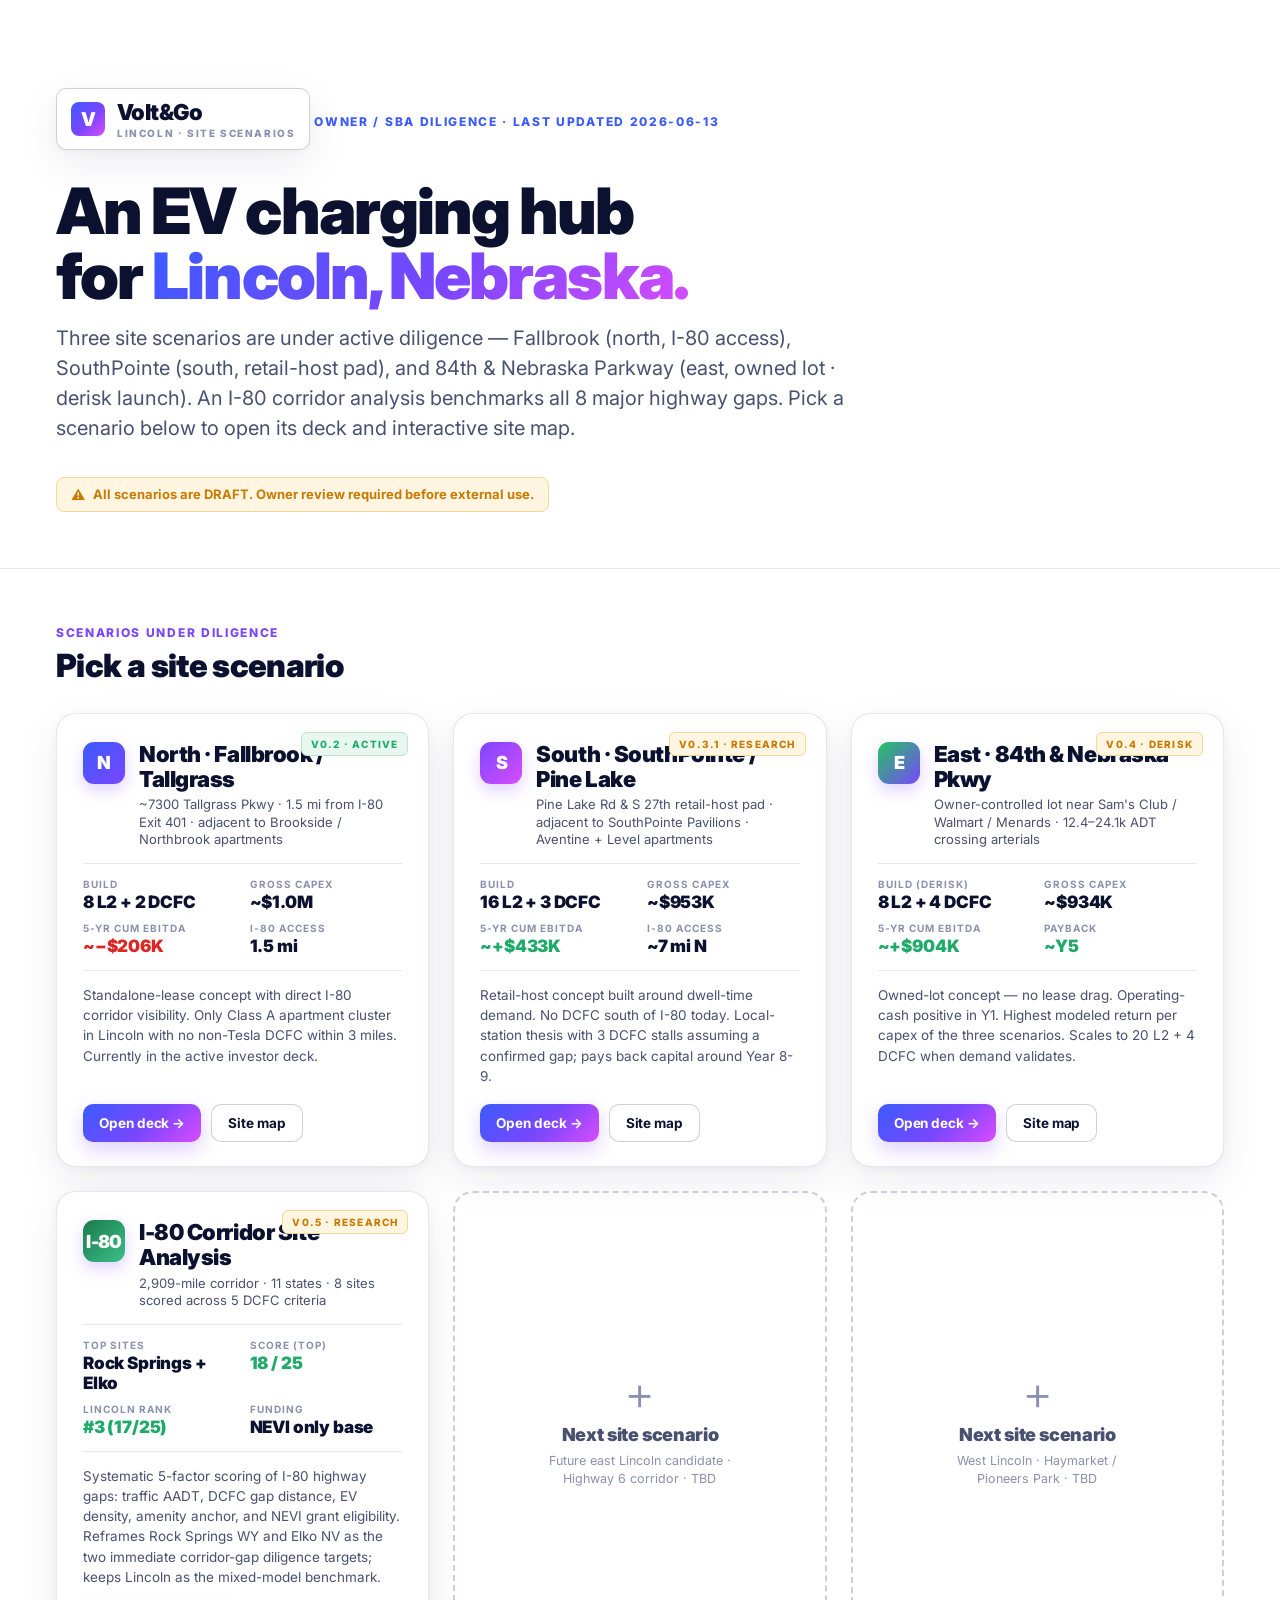
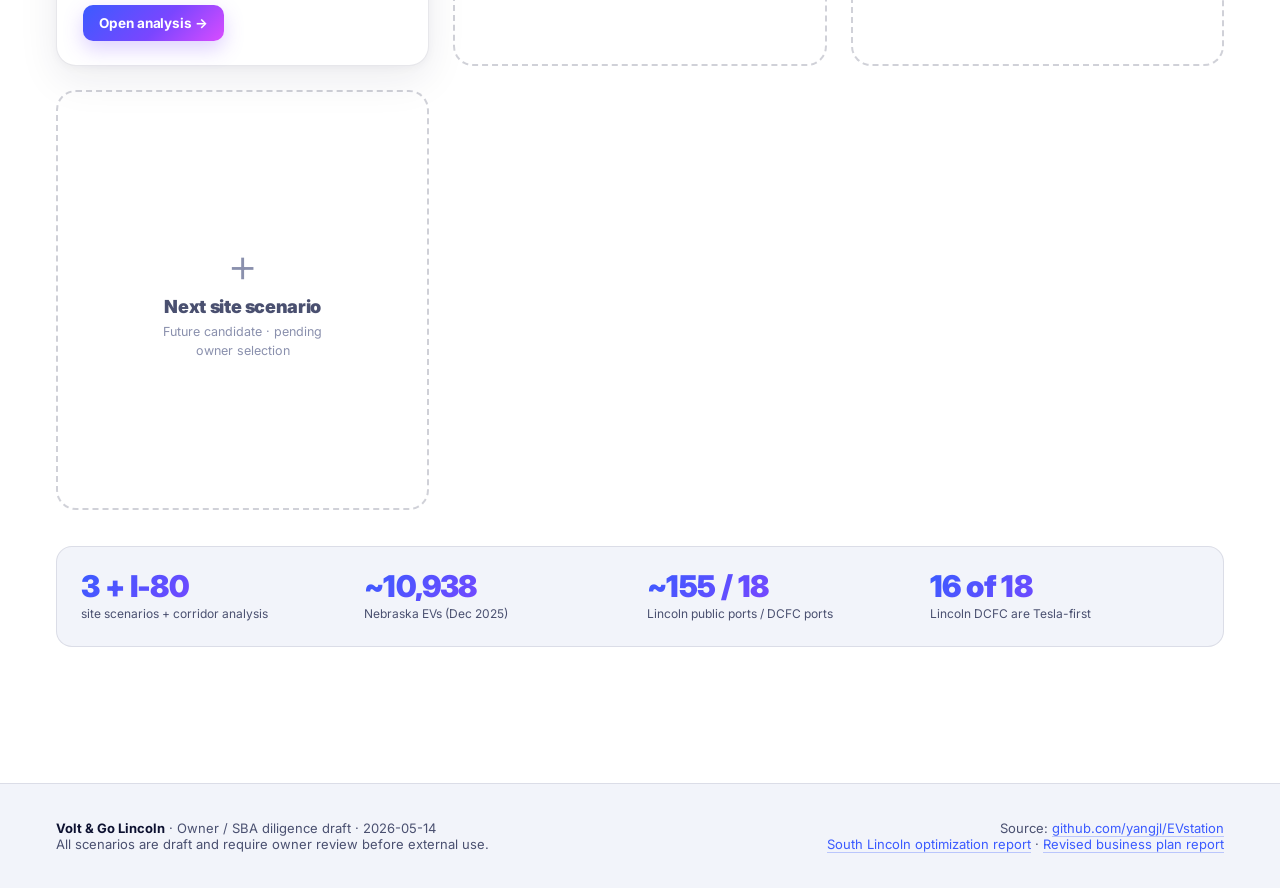
<file: index.html>
<!DOCTYPE html>
<html lang="en">
<head>
<meta charset="utf-8"><meta name="viewport" content="width=device-width,initial-scale=1">
<title>Volt &amp; Go Lincoln · Site Scenarios</title>
<link rel="preconnect" href="https://fonts.googleapis.com">
<link rel="preconnect" href="https://fonts.gstatic.com" crossorigin>
<link href="https://fonts.googleapis.com/css2?family=Inter:wght@400;500;700;800;900&display=swap" rel="stylesheet">
<style>
  :root{
    --bg:#ffffff;--bg-soft:#f6f7fb;--surface:#ffffff;--surface-2:#f2f4fa;
    --border:rgba(20,25,60,.10);--border-strong:rgba(20,25,60,.20);
    --text-1:#0d1130;--text-2:#4a5070;--text-3:#8a90ad;
    --accent:#3b5bff;--accent-2:#7a46ff;--accent-3:#d94cff;
    --ok:#1faa6a;--warn:#c87a00;--danger:#dc2626;
    --grad:linear-gradient(135deg,#3b5bff 0%,#7a46ff 55%,#d94cff 100%);
    --grad-soft:linear-gradient(135deg,#eef1ff,#f4edff 55%,#fbedff);
    --shadow:0 14px 40px rgba(20,25,60,.08),0 2px 8px rgba(20,25,60,.04);
    --shadow-lg:0 24px 60px rgba(20,25,60,.12),0 4px 12px rgba(20,25,60,.06);
  }
  *{box-sizing:border-box}
  html,body{margin:0;padding:0;background:var(--bg);color:var(--text-1);font-family:'Inter',system-ui,-apple-system,sans-serif;-webkit-font-smoothing:antialiased}

  /* hero */
  .hero{position:relative;padding:88px 56px 56px;overflow:hidden;border-bottom:1px solid var(--border)}
  .hero::before{content:'';position:absolute;inset:0;background:var(--grad-soft);z-index:-2}
  .hero::after{content:'';position:absolute;right:-160px;top:-160px;width:640px;height:640px;border-radius:50%;background:var(--grad);filter:blur(10px);opacity:.22;z-index:-1}
  .wordmark{display:inline-flex;align-items:center;gap:12px;padding:10px 14px;border:1px solid var(--border-strong);border-radius:10px;background:rgba(255,255,255,.72);box-shadow:var(--shadow);backdrop-filter:blur(8px)}
  .logo-mark{width:34px;height:34px;border-radius:8px;background:var(--grad);display:grid;place-items:center;color:#fff;font-size:19px;font-weight:900;letter-spacing:-.06em}
  .logo-text{font-size:22px;font-weight:900;letter-spacing:-.025em;color:var(--text-1)}
  .logo-text small{display:block;font-size:10px;font-weight:800;letter-spacing:.16em;color:var(--text-3);text-transform:uppercase;margin-top:2px}
  .hero h1{font-size:64px;font-weight:900;letter-spacing:-.03em;line-height:1.02;margin:28px 0 14px;max-width:18ch}
  .hero h1 .grad{background:var(--grad);-webkit-background-clip:text;background-clip:text;color:transparent}
  .hero p.lede{font-size:20px;color:var(--text-2);max-width:62ch;line-height:1.5;margin:0 0 20px}
  .hero .kicker{display:inline-block;font-size:12px;font-weight:800;letter-spacing:.14em;color:var(--accent);text-transform:uppercase;margin-bottom:14px}
  .draft-banner{display:inline-flex;align-items:center;gap:8px;padding:8px 14px;background:#fff5e0;border:1px solid #f3d896;border-radius:8px;color:var(--warn);font-size:13px;font-weight:700;margin-top:14px}
  .draft-banner::before{content:'⚠';font-size:14px}

  /* main grid */
  main{padding:56px 56px 80px;max-width:1320px;margin:0 auto}
  .section-tag{font-size:12px;font-weight:800;letter-spacing:.14em;color:var(--accent-2);text-transform:uppercase;margin:0 0 6px}
  .section-title{font-size:32px;font-weight:900;letter-spacing:-.02em;margin:0 0 28px}

  .scenario-grid{display:grid;grid-template-columns:repeat(auto-fill,minmax(360px,1fr));gap:24px}

  /* scenario card */
  .scenario{position:relative;background:#fff;border:1px solid var(--border);border-radius:20px;padding:28px 26px 24px;box-shadow:var(--shadow);transition:transform .15s ease, box-shadow .15s ease;display:flex;flex-direction:column;gap:14px;min-height:420px}
  .scenario:hover{transform:translateY(-2px);box-shadow:var(--shadow-lg)}
  .scenario .badge{position:absolute;top:18px;right:20px;font-size:10px;font-weight:800;letter-spacing:.12em;padding:5px 9px;border-radius:6px;text-transform:uppercase}
  .scenario .badge.active{background:#e8f7ef;color:var(--ok);border:1px solid #b8e5cc}
  .scenario .badge.research{background:#fff5e0;color:var(--warn);border:1px solid #f3d896}

  .scenario .scenario-header{display:flex;align-items:flex-start;gap:14px}
  .scenario .pin{width:42px;height:42px;border-radius:11px;background:var(--grad);color:#fff;font-weight:900;font-size:18px;display:grid;place-items:center;letter-spacing:-.04em;flex-shrink:0;box-shadow:0 6px 16px rgba(122,70,255,.25)}
  .scenario h3{margin:0 0 4px;font-size:22px;font-weight:900;letter-spacing:-.02em;line-height:1.15}
  .scenario .scenario-sub{margin:0;color:var(--text-2);font-size:13px;line-height:1.35}

  .scenario .scenario-stats{display:grid;grid-template-columns:1fr 1fr;gap:10px 14px;padding:14px 0;border-top:1px solid var(--border);border-bottom:1px solid var(--border)}
  .scenario .stat{display:flex;flex-direction:column;gap:2px}
  .scenario .stat .l{font-size:10px;font-weight:700;letter-spacing:.10em;color:var(--text-3);text-transform:uppercase}
  .scenario .stat .v{font-size:17px;font-weight:900;color:var(--text-1);letter-spacing:-.01em}
  .scenario .stat .v.pos{color:var(--ok)}
  .scenario .stat .v.neg{color:var(--danger)}

  .scenario p.summary{margin:0;color:var(--text-2);font-size:13.5px;line-height:1.5;flex-grow:1}

  .scenario .actions{display:flex;gap:10px;margin-top:4px;flex-wrap:wrap}
  .btn{display:inline-flex;align-items:center;gap:6px;padding:10px 16px;border-radius:10px;font-size:13.5px;font-weight:700;text-decoration:none;letter-spacing:-.005em;transition:transform .12s ease,box-shadow .12s ease}
  .btn-primary{background:var(--grad);color:#fff;box-shadow:0 8px 20px rgba(122,70,255,.25)}
  .btn-primary:hover{transform:translateY(-1px);box-shadow:0 12px 24px rgba(122,70,255,.32)}
  .btn-ghost{background:#fff;color:var(--text-1);border:1px solid var(--border-strong)}
  .btn-ghost:hover{background:var(--surface-2)}

  /* placeholder card */
  .scenario.placeholder{background:transparent;border:2px dashed var(--border-strong);box-shadow:none;display:flex;align-items:center;justify-content:center;text-align:center;padding:32px}
  .scenario.placeholder:hover{transform:none;box-shadow:none}
  .scenario.placeholder .plus{font-size:48px;font-weight:300;color:var(--text-3);line-height:1;margin-bottom:8px}
  .scenario.placeholder h3{color:var(--text-2);font-size:18px;margin-bottom:6px}
  .scenario.placeholder .scenario-sub{color:var(--text-3);font-size:12.5px;max-width:24ch;margin:0 auto;line-height:1.45}

  /* summary strip */
  .summary-strip{display:grid;grid-template-columns:repeat(auto-fit,minmax(200px,1fr));gap:14px;margin:36px 0 56px;padding:24px;background:var(--surface-2);border:1px solid var(--border);border-radius:16px}
  .summary-strip .cell{display:flex;flex-direction:column;gap:3px}
  .summary-strip .cell .n{font-size:30px;font-weight:900;background:var(--grad);-webkit-background-clip:text;background-clip:text;color:transparent;letter-spacing:-.02em;line-height:1}
  .summary-strip .cell .l{font-size:12px;color:var(--text-2);line-height:1.35;margin-top:2px}

  /* footer */
  footer{padding:36px 56px;border-top:1px solid var(--border);background:var(--surface-2);color:var(--text-2);font-size:13px}
  footer .footer-grid{max-width:1320px;margin:0 auto;display:flex;justify-content:space-between;flex-wrap:wrap;gap:24px}
  footer a{color:var(--accent);text-decoration:none;border-bottom:1px solid rgba(59,91,255,.3)}
  footer a:hover{color:var(--accent-2)}

  @media (max-width:780px){
    .hero{padding:56px 28px 36px}
    .hero h1{font-size:42px}
    .hero p.lede{font-size:17px}
    main{padding:36px 28px 56px}
    footer{padding:28px}
  }
</style>
</head>
<body>

<header class="hero">
  <div class="wordmark"><span class="logo-mark">V</span><span class="logo-text">Volt&amp;Go<small>Lincoln · site scenarios</small></span></div>
  <p class="kicker">Owner / SBA diligence · last updated 2026-06-13</p>
  <h1>An EV charging hub<br>for <span class="grad">Lincoln, Nebraska.</span></h1>
  <p class="lede">Three site scenarios are under active diligence — Fallbrook (north, I-80 access), SouthPointe (south, retail-host pad), and 84th &amp; Nebraska Parkway (east, owned lot · derisk launch). An I-80 corridor analysis benchmarks all 8 major highway gaps. Pick a scenario below to open its deck and interactive site map.</p>
  <span class="draft-banner">All scenarios are DRAFT. Owner review required before external use.</span>
</header>

<main>

  <p class="section-tag">Scenarios under diligence</p>
  <h2 class="section-title">Pick a site scenario</h2>

  <div class="scenario-grid">

    <!-- North / Fallbrook -->
    <article class="scenario">
      <span class="badge active">v0.2 · active</span>
      <div class="scenario-header">
        <div class="pin" style="background:linear-gradient(135deg,#3b5bff,#7a46ff)">N</div>
        <div>
          <h3>North · Fallbrook / Tallgrass</h3>
          <p class="scenario-sub">~7300 Tallgrass Pkwy · 1.5 mi from I-80 Exit 401 · adjacent to Brookside / Northbrook apartments</p>
        </div>
      </div>
      <div class="scenario-stats">
        <div class="stat"><span class="l">Build</span><span class="v">8 L2 + 2 DCFC</span></div>
        <div class="stat"><span class="l">Gross capex</span><span class="v">~$1.0M</span></div>
        <div class="stat"><span class="l">5-yr cum EBITDA</span><span class="v neg">~−$206K</span></div>
        <div class="stat"><span class="l">I-80 access</span><span class="v">1.5 mi</span></div>
      </div>
      <p class="summary">Standalone-lease concept with direct I-80 corridor visibility. Only Class A apartment cluster in Lincoln with no non-Tesla DCFC within 3 miles. Currently in the active investor deck.</p>
      <div class="actions">
        <a class="btn btn-primary" href="presentations/investor/volt-go-lincoln/">Open deck →</a>
        <a class="btn btn-ghost" href="presentations/investor/volt-go-lincoln/map.html">Site map</a>
      </div>
    </article>

    <!-- South / SouthPointe -->
    <article class="scenario">
      <span class="badge research">v0.3.1 · research</span>
      <div class="scenario-header">
        <div class="pin" style="background:linear-gradient(135deg,#7a46ff,#d94cff)">S</div>
        <div>
          <h3>South · SouthPointe / Pine Lake</h3>
          <p class="scenario-sub">Pine Lake Rd &amp; S 27th retail-host pad · adjacent to SouthPointe Pavilions · Aventine + Level apartments</p>
        </div>
      </div>
      <div class="scenario-stats">
        <div class="stat"><span class="l">Build</span><span class="v">16 L2 + 3 DCFC</span></div>
        <div class="stat"><span class="l">Gross capex</span><span class="v">~$953K</span></div>
        <div class="stat"><span class="l">5-yr cum EBITDA</span><span class="v pos">~+$433K</span></div>
        <div class="stat"><span class="l">I-80 access</span><span class="v">~7 mi N</span></div>
      </div>
      <p class="summary">Retail-host concept built around dwell-time demand. No DCFC south of I-80 today. Local-station thesis with 3 DCFC stalls assuming a confirmed gap; pays back capital around Year 8-9.</p>
      <div class="actions">
        <a class="btn btn-primary" href="presentations/investor/volt-go-south-lincoln/">Open deck →</a>
        <a class="btn btn-ghost" href="presentations/investor/volt-go-south-lincoln/map.html">Site map</a>
      </div>
    </article>

    <!-- East / 84th & Nebraska Parkway -->
    <article class="scenario">
      <span class="badge research">v0.4 · derisk</span>
      <div class="scenario-header">
        <div class="pin" style="background:linear-gradient(135deg,#22c55e,#7a46ff)">E</div>
        <div>
          <h3>East · 84th &amp; Nebraska Pkwy</h3>
          <p class="scenario-sub">Owner-controlled lot near Sam's Club / Walmart / Menards · 12.4–24.1k ADT crossing arterials</p>
        </div>
      </div>
      <div class="scenario-stats">
        <div class="stat"><span class="l">Build (derisk)</span><span class="v">8 L2 + 4 DCFC</span></div>
        <div class="stat"><span class="l">Gross capex</span><span class="v">~$934K</span></div>
        <div class="stat"><span class="l">5-yr cum EBITDA</span><span class="v pos">~+$904K</span></div>
        <div class="stat"><span class="l">Payback</span><span class="v pos">~Y5</span></div>
      </div>
      <p class="summary">Owned-lot concept — no lease drag. Operating-cash positive in Y1. Highest modeled return per capex of the three scenarios. Scales to 20 L2 + 4 DCFC when demand validates.</p>
      <div class="actions">
        <a class="btn btn-primary" href="presentations/investor/volt-go-84th-nebraska-pkwy/">Open deck →</a>
        <a class="btn btn-ghost" href="presentations/investor/volt-go-84th-nebraska-pkwy/map.html">Site map</a>
      </div>
    </article>

    <!-- I-80 Corridor Analysis -->
    <article class="scenario">
      <span class="badge research">v0.5 · research</span>
      <div class="scenario-header">
        <div class="pin" style="background:linear-gradient(135deg,#1a7a4a,#3bbf8a)">I-80</div>
        <div>
          <h3>I-80 Corridor Site Analysis</h3>
          <p class="scenario-sub">2,909-mile corridor · 11 states · 8 sites scored across 5 DCFC criteria</p>
        </div>
      </div>
      <div class="scenario-stats">
        <div class="stat"><span class="l">Top sites</span><span class="v">Rock Springs + Elko</span></div>
        <div class="stat"><span class="l">Score (top)</span><span class="v pos">18 / 25</span></div>
        <div class="stat"><span class="l">Lincoln rank</span><span class="v pos">#3 (17/25)</span></div>
        <div class="stat"><span class="l">Funding</span><span class="v">NEVI only base</span></div>
      </div>
      <p class="summary">Systematic 5-factor scoring of I-80 highway gaps: traffic AADT, DCFC gap distance, EV density, amenity anchor, and NEVI grant eligibility. Reframes Rock Springs WY and Elko NV as the two immediate corridor-gap diligence targets; keeps Lincoln as the mixed-model benchmark.</p>
      <div class="actions">
        <a class="btn btn-primary" href="/corridor">Open analysis →</a>
      </div>
    </article>

    <!-- Placeholder slots — owner will add future site decks here -->
    <article class="scenario placeholder">
      <div>
        <div class="plus">+</div>
        <h3>Next site scenario</h3>
        <p class="scenario-sub">Future east Lincoln candidate · Highway 6 corridor · TBD</p>
      </div>
    </article>

    <article class="scenario placeholder">
      <div>
        <div class="plus">+</div>
        <h3>Next site scenario</h3>
        <p class="scenario-sub">West Lincoln · Haymarket / Pioneers Park · TBD</p>
      </div>
    </article>

    <article class="scenario placeholder">
      <div>
        <div class="plus">+</div>
        <h3>Next site scenario</h3>
        <p class="scenario-sub">Future candidate · pending owner selection</p>
      </div>
    </article>

  </div>

  <div class="summary-strip">
    <div class="cell"><div class="n">3 + I-80</div><div class="l">site scenarios + corridor analysis</div></div>
    <div class="cell"><div class="n">~10,938</div><div class="l">Nebraska EVs (Dec 2025)</div></div>
    <div class="cell"><div class="n">~155 / 18</div><div class="l">Lincoln public ports / DCFC ports</div></div>
    <div class="cell"><div class="n">16 of 18</div><div class="l">Lincoln DCFC are Tesla-first</div></div>
  </div>

</main>

<footer>
  <div class="footer-grid">
    <div>
      <b style="color:var(--text-1)">Volt &amp; Go Lincoln</b> · Owner / SBA diligence draft · 2026-05-14<br>
      All scenarios are draft and require owner review before external use.
    </div>
    <div style="text-align:right">
      Source: <a href="https://github.com/yangjl/EVstation" target="_blank" rel="noopener">github.com/yangjl/EVstation</a><br>
      <a href="https://github.com/yangjl/EVstation/blob/main/reports/south_lincoln_location_optimization_report.md" target="_blank" rel="noopener">South Lincoln optimization report</a> ·
      <a href="https://github.com/yangjl/EVstation/blob/main/reports/revised_ev_charging_station_business_plan_report.md" target="_blank" rel="noopener">Revised business plan report</a>
    </div>
  </div>
</footer>

</body>
</html>
</file>
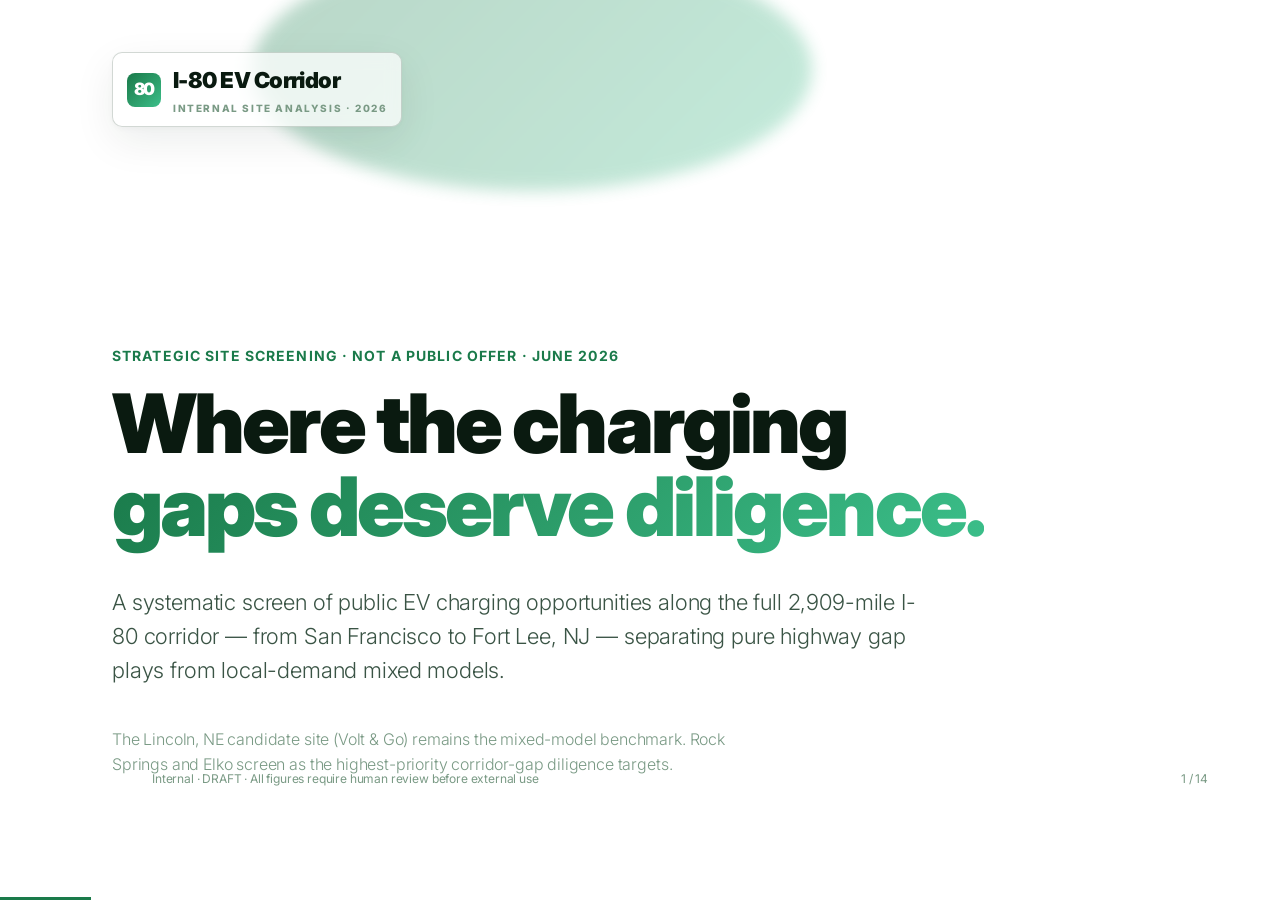
<file: presentations/internal/us80-corridor/index.html>
<!DOCTYPE html>
<html lang="en">
<head>
<meta charset="utf-8"><meta name="viewport" content="width=device-width,initial-scale=1">
<title>I-80 Corridor · EV Charging Opportunity Analysis</title>
<link rel="stylesheet" href="../../investor/volt-go-lincoln/vendor/html-ppt/fonts.css">
<link rel="stylesheet" href="../../investor/volt-go-lincoln/vendor/html-ppt/base.css">
<link rel="stylesheet" href="../../investor/volt-go-lincoln/vendor/html-ppt/animations/animations.css">
<link rel="stylesheet" href="style.css">
</head>
<body class="tpl-pitch-deck">
<div class="deck">

  <!-- 1. Cover -->
  <section class="slide" data-title="Cover">
    <div class="cover-bg"></div>
    <div class="cover-blob"></div>
    <div class="wordmark-logo" style="position:absolute;top:52px;left:112px">
      <span class="logo-mark">80</span>
      <span class="logo-text">I-80 EV Corridor<small>internal site analysis · 2026</small></span>
    </div>
    <p class="kicker">Strategic site screening · not a public offer · June 2026</p>
    <h1 class="h1 anim-fade-up" data-anim="fade-up">Where the charging<br><span class="gradient-text">gaps deserve diligence.</span></h1>
    <p class="lede mt-m">A systematic screen of public EV charging opportunities along the full 2,909-mile I-80 corridor — from San Francisco to Fort Lee, NJ — separating pure highway gap plays from local-demand mixed models.</p>
    <p class="lede mt-m" style="font-size:16px;color:var(--text-3)">The Lincoln, NE candidate site (Volt &amp; Go) remains the mixed-model benchmark. Rock Springs and Elko screen as the highest-priority corridor-gap diligence targets.</p>
    <div class="deck-footer"><span>Internal · DRAFT · All figures require human review before external use</span><span class="slide-number" data-current="1" data-total="14"></span></div>
    <div class="notes">Internal strategy deck for site selection and capital allocation. Not for investor or lender distribution without human review. Figures are planning estimates derived from public sources.</div>
  </section>

  <!-- 2. The Opportunity -->
  <section class="slide" data-title="The Opportunity">
    <span class="section-num">01</span>
    <p class="num-tag">THE MANDATE + THE GAP</p>
    <h2 class="h2 mt-s">NEVI sets the build spec.<br><span class="gradient-text">Site quality still wins.</span></h2>
    <div class="data-strip mt-m">
      <div class="data-cell"><strong>2,909</strong><span>miles of I-80, the primary US east-west interstate</span></div>
      <div class="data-cell"><strong>$5B</strong><span>NEVI formula funding for EV corridor buildout, FY 2022–2026</span></div>
      <div class="data-cell"><strong>≤50 mi</strong><span>maximum station spacing required by NEVI on designated corridors</span></div>
      <div class="data-cell"><strong>11</strong><span>states I-80 traverses, each with separate NEVI allocation and RFP schedule</span></div>
    </div>
    <div class="grid g2 mt-l">
      <div class="card compact">
        <h4>Corridor sites need 4 DC fast ports</h4>
        <p class="dim">Federal NEVI rules require AFC-serving DCFC stations to provide at least four network-connected DCFC ports capable of charging four EVs at once, with 97%+ average annual port uptime. That makes 2-DCFC concepts a local/community design unless a state explicitly treats them outside corridor buildout.</p>
        <p class="source-note">Source: FHWA NEVI final rule (2023); individual state NEVI plans.</p>
      </div>
      <div class="card compact">
        <h4>The best gaps are not always the best businesses</h4>
        <p class="dim">Sparse western stretches create the strongest need, but low local EV density can make revenue fragile. High-traffic metros and college towns have better demand floors, but usually weaker gap scores. The screen therefore separates gap urgency from business durability.</p>
        <p class="formula">Key thesis: prioritize sites where gap + amenity quality + grant path + utility cost can all be validated — not simply the longest dark stretch.</p>
      </div>
    </div>
    <div class="notes">This slide establishes the NEVI mandate as the strategic forcing function. All market-sizing and financial figures are estimates requiring human review before external use.</div>
  </section>

  <!-- 3. Scoring Methodology -->
  <section class="slide" data-title="Methodology">
    <span class="section-num">02</span>
    <p class="num-tag">SCORING FRAMEWORK</p>
    <h2 class="h2 mt-s">Five factors.<br><span class="gradient-text">One composite score.</span></h2>
    <div class="grid g2 mt-l">
      <div>
        <div class="mini-metric">
          <span class="n">01</span>
          <span class="l"><b>Traffic density</b> — AADT on the I-80 segment near the site. Higher traffic = more potential sessions. Scored 1 (under 5k/day) to 5 (over 40k/day).</span>
        </div>
        <div class="mini-metric">
          <span class="n">02</span>
          <span class="l"><b>DCFC gap</b> — miles to the nearest open-network DC fast charger (50 kW+). Scored 1 (under 30 mi) to 5 (over 100 mi). Gaps create captive demand.</span>
        </div>
        <div class="mini-metric">
          <span class="n">03</span>
          <span class="l"><b>Local EV density</b> — resident EV registrations within a 5-mile catchment. Drives non-highway utilization and membership revenue. Scored 1–5 by county EV penetration estimates.</span>
        </div>
      </div>
      <div>
        <div class="mini-metric">
          <span class="n">04</span>
          <span class="l"><b>Amenity anchor</b> — quality of co-located services: lodging, full-service food, restrooms, retail. EV drivers dwell longer at quality stops. Scored 1 (bare highway pull-off) to 5 (full-service travel plaza).</span>
        </div>
        <div class="mini-metric">
          <span class="n">05</span>
          <span class="l"><b>Grant eligibility</b> — NEVI corridor status, state RFP readiness, matching-fund practicality, and whether the site can meet corridor specs. §30C is not base-case after the June 30, 2026 placed-in-service deadline.</span>
        </div>
        <div class="mini-metric" style="border-bottom:0">
          <span class="n" style="color:var(--text-1)">/25</span>
          <span class="l"><b>Maximum composite score</b> is 25. Sites scoring 17–25 are priority candidates. Sites below 13 are passed for this cycle.</span>
        </div>
      </div>
    </div>
    <p class="source-note">Scores are preliminary estimates based on publicly available traffic, EV registration, NEVI program, and amenity data. They rank diligence priority, not investability or forecasted return. Human review required before using scores to commit capital.</p>
    <div class="notes">The scoring model is a screening tool, not a financial projection. Each factor warrants independent diligence before site commitment.</div>
  </section>

  <!-- 4. Corridor at a Glance -->
  <section class="slide" data-title="Corridor Overview">
    <span class="section-num">03</span>
    <p class="num-tag">I-80 CORRIDOR OVERVIEW</p>
    <h2 class="h2 mt-s" style="font-size:46px">State by state:<br>gaps are concentrated in the West.</h2>

    <div class="hwy-ribbon mt-m">
      <div class="hwy-seg good"><div class="seg-label">CA / NV West</div><div class="seg-val">OK</div><div class="seg-sub">Reno area covered</div></div>
      <div class="hwy-seg danger"><div class="seg-label">NV East / UT</div><div class="seg-val">GAP</div><div class="seg-sub">Battle Mtn · Wells</div></div>
      <div class="hwy-seg danger"><div class="seg-label">WY</div><div class="seg-val">CRITICAL</div><div class="seg-sub">120+ mi stretches</div></div>
      <div class="hwy-seg warning"><div class="seg-label">NE</div><div class="seg-val">PARTIAL</div><div class="seg-sub">Panhandle thin</div></div>
      <div class="hwy-seg good"><div class="seg-label">IA / IL</div><div class="seg-val">DECENT</div><div class="seg-sub">College towns strong</div></div>
      <div class="hwy-seg good"><div class="seg-label">IN / OH / PA / NJ</div><div class="seg-val">COVERED</div><div class="seg-sub">Dense metro area</div></div>
    </div>

    <div class="table-scroll">
    <table class="state-table mt-m">
      <thead>
        <tr><th>State</th><th>I-80 Length</th><th>Typical AADT</th><th>Est. Open DCFC Sites</th><th>NEVI Allocation</th><th>Gap Rating</th></tr>
      </thead>
      <tbody>
        <tr><td>California (I-80 segment)</td><td>~201 mi</td><td>60k–150k</td><td>Dense (Bay Area → Sacramento)</td><td>$384M</td><td class="gap-ok">Low</td></tr>
        <tr><td>Nevada</td><td>~411 mi</td><td>10k–25k</td><td>~8–12 sites (sparse east of Reno)</td><td>~$36M</td><td class="gap-high">HIGH</td></tr>
        <tr><td>Utah</td><td>~196 mi</td><td>15k–35k</td><td>~6 sites (improving near SLC)</td><td>~$34M</td><td class="gap-med">MEDIUM</td></tr>
        <tr><td>Wyoming</td><td>~401 mi</td><td>3k–15k</td><td>~6–8 sites (long bare stretches)</td><td>~$25M</td><td class="gap-high">CRITICAL</td></tr>
        <tr><td>Nebraska</td><td>~455 mi</td><td>8k–45k</td><td>~10–14 sites (panhandle thin)</td><td>~$30M</td><td class="gap-med">MEDIUM</td></tr>
        <tr><td>Iowa</td><td>~306 mi</td><td>20k–55k</td><td>~15–20 sites (stronger near DSM)</td><td>~$32M</td><td class="gap-ok">Low–Med</td></tr>
        <tr><td>Illinois / Indiana / Ohio / PA / NJ</td><td>~600 mi total</td><td>40k–90k</td><td>Dense metro network</td><td>Combined ~$250M</td><td class="gap-ok">Low</td></tr>
      </tbody>
    </table>
    </div>
    <p class="source-note">AADT: FHWA Traffic Monitoring System (2024 estimates). DCFC site counts: AFDC station locator + PlugShare (June 2026, open-network only). NEVI allocations: FHWA state program summaries. All figures DRAFT — human review required.</p>
    <div class="notes">The key insight: Wyoming is the most critical gap state on I-80 by any metric. Nevada east of Reno has concentrated gaps. Nebraska panhandle is thinner than the Lincoln area. Iowa and points east are increasingly covered.</div>
  </section>

  <!-- 5. The Charging Deserts -->
  <section class="slide" data-title="Charging Deserts">
    <span class="section-num">04</span>
    <p class="num-tag">THE CRITICAL GAPS</p>
    <h2 class="h2 mt-s">Four stretches where<br><span class="gradient-text">EV options thin out.</span></h2>
    <div class="grid g2 mt-l">
      <div class="card card-hover" style="border-left:4px solid #dc2626">
        <h4 style="color:#dc2626">CRITICAL — Laramie to Rock Springs, WY</h4>
        <p class="dim">~175 miles of I-80 where reliable open-network DCFC coverage appears thin in public directories. High elevation and winter weather raise range anxiety. AADT ~8,000–12,000. This is the clearest highway-gap thesis, but utility capacity and winter uptime must be proven before capital.</p>
        <p class="formula">Gap score: 5/5 — over 100 mi with no reliable public DCFC option</p>
      </div>
      <div class="card card-hover" style="border-left:4px solid #dc2626">
        <h4 style="color:#dc2626">CRITICAL — Battle Mountain to Wells, NV</h4>
        <p class="dim">~130 miles of Nevada high desert where non-Tesla DCFC coverage needs site-by-site confirmation. Tesla coverage may not equal open-network availability for all drivers. AADT ~10,000–15,000. Elko is the strongest amenity anchor inside this gap.</p>
        <p class="formula">Gap score: 5/5 — Tesla-only coverage ≠ open-network coverage</p>
      </div>
      <div class="card card-hover" style="border-left:4px solid #d97706">
        <h4 style="color:#d97706">HIGH — Rock Springs to Evanston, WY</h4>
        <p class="dim">~100 miles along the southwestern Wyoming approach to Utah. The position is compelling for last-stop / first-stop behavior near the state line, but the score depends on the exact power level, reliability, and access of existing stations in Evanston.</p>
        <p class="formula">Gap score: 4/5 — existing sites are low-power or Tesla-first</p>
      </div>
      <div class="card card-hover" style="border-left:4px solid #d97706">
        <h4 style="color:#d97706">WATCH — Ogallala to Sidney, NE (Panhandle)</h4>
        <p class="dim">~100 miles of western Nebraska where DCFC coverage is thinner than Lincoln/Omaha but less obviously empty than Wyoming. Ogallala has tourism and I-76 junction logic, yet the current score stays watchlist until charger reliability and NEVI award timing are checked.</p>
        <p class="formula">Gap score: 3/5 — some stations exist, but none clustered at primary stop</p>
      </div>
    </div>
    <p class="source-note">Gap lengths: AFDC + PlugShare directory screen (June 2026); AADT: FHWA / state traffic count sources. All gaps assume 50 kW+ open-network DCFC only; Tesla-only sites require separate access verification.</p>
    <div class="notes">The CRITICAL gaps (score 5) represent immediate first-mover opportunity before NEVI-funded national operators lock up the best real estate. HIGH gaps (score 4) are the next tier.</div>
  </section>

  <!-- 6. Site Profile: Rock Springs, WY -->
  <section class="slide" data-title="Rock Springs, WY">
    <span class="section-num">05</span>
    <p class="num-tag">SITE PROFILE #1</p>
    <h2 class="h2 mt-s" style="font-size:48px">Rock Springs, WY —<br><span class="gradient-text">the highway anchor play.</span></h2>
    <div class="grid g2 mt-m" style="gap:28px">
      <div>
        <div class="site-header">
          <div class="site-badge"><div class="rank">#1</div><div class="rank-label">SCORE 18/25</div></div>
          <div>
            <p class="dim" style="margin:0;font-size:14px;line-height:1.6">Population ~23,000. I-80 Exit 99 / Dewar Dr. Nearest open DCFC: ~175 mi east (Laramie) or ~100 mi west (Evanston). Primary demand: transcontinental EV travelers, oil &amp; gas industry workers, truck stop regulars.</p>
          </div>
        </div>
        <div class="bar-list">
          <div class="bar-row"><span>Traffic (AADT)</span><div class="bar-track"><div class="bar-fill" style="width:60%"></div></div><b>3/5</b></div>
          <div class="bar-row"><span>DCFC Gap</span><div class="bar-track"><div class="bar-fill" style="width:100%"></div></div><b>5/5</b></div>
          <div class="bar-row"><span>Local EV density</span><div class="bar-track"><div class="bar-fill" style="width:40%"></div></div><b>2/5</b></div>
          <div class="bar-row"><span>Amenity anchor</span><div class="bar-track"><div class="bar-fill" style="width:60%"></div></div><b>3/5</b></div>
          <div class="bar-row"><span>Grant eligibility</span><div class="bar-track"><div class="bar-fill" style="width:100%"></div></div><b>5/5</b></div>
        </div>
      </div>
      <div>
        <div class="card compact" style="margin-bottom:14px">
          <h4>Why this site wins</h4>
          <p class="dim">Rock Springs sits at the center of Wyoming's longest I-80 gap. The city has a full travel plaza ecosystem (Holiday Inn, McDonald's, Pilot/TA). Every eastbound or westbound EV driver on I-80 faces a 100–175 mile gap from this point — making Rock Springs the only viable stop in a large radius.</p>
        </div>
        <div class="card compact card-accent">
          <h4>NEVI-ready profile</h4>
          <p class="dim">Wyoming NEVI allocates planning funds through its state program. Rock Springs I-80 exit is on the designated AFC corridor. A 4× 150 kW DCFC installation should be tested against WYDOT's current RFP, utility-capacity rules, and eligible-cost definitions before assuming any award.</p>
        </div>
        <p class="source-note" style="margin-top:14px">AADT: Wyoming DOT 2024 Traffic Count Summary (~8,000–12,000 at Rock Springs I-80 interchange). NEVI: WYDOT NEVI program page. Gap: AFDC locator June 2026.</p>
      </div>
    </div>
    <div class="notes">Rock Springs is a pure highway DCFC play. Low local EV density means revenue depends heavily on highway traffic capture. At 3% highway EV share (2025 EV penetration trending), 8–12k AADT generates ~24–36 potential EV sessions/day passing the site before capture rate. Assumes 15–25% of passers stop.</div>
  </section>

  <!-- 7. Site Profile: Elko, NV -->
  <section class="slide" data-title="Elko, NV">
    <span class="section-num">06</span>
    <p class="num-tag">SITE PROFILE #2</p>
    <h2 class="h2 mt-s" style="font-size:48px">Elko, NV —<br><span class="gradient-text">the Nevada anchor play.</span></h2>
    <div class="grid g2 mt-m" style="gap:28px">
      <div>
        <div class="site-header">
          <div class="site-badge"><div class="rank">#2</div><div class="rank-label">SCORE 18/25</div></div>
          <div>
            <p class="dim" style="margin:0;font-size:14px;line-height:1.6">Population ~22,000. I-80 Exit 301 / Idaho St. Nearest open DCFC: ~130 mi west (Battle Mountain) or ~60–80 mi east (Wells area). A high-amenity city by Nevada standards — strong hotel cluster, casino lodging, Pilot/TA/Love's travel plazas.</p>
          </div>
        </div>
        <div class="bar-list">
          <div class="bar-row"><span>Traffic (AADT)</span><div class="bar-track"><div class="bar-fill" style="width:60%"></div></div><b>3/5</b></div>
          <div class="bar-row"><span>DCFC Gap</span><div class="bar-track"><div class="bar-fill" style="width:80%"></div></div><b>4/5</b></div>
          <div class="bar-row"><span>Local EV density</span><div class="bar-track"><div class="bar-fill" style="width:40%"></div></div><b>2/5</b></div>
          <div class="bar-row"><span>Amenity anchor</span><div class="bar-track"><div class="bar-fill" style="width:80%"></div></div><b>4/5</b></div>
          <div class="bar-row"><span>Grant eligibility</span><div class="bar-track"><div class="bar-fill" style="width:100%"></div></div><b>5/5</b></div>
        </div>
      </div>
      <div>
        <div class="card compact" style="margin-bottom:14px">
          <h4>Why this site wins</h4>
          <p class="dim">Elko is Nevada's only major city on I-80 east of Winnemucca. It has full-service lodging (Holiday Inn Express, Best Western, casinos), fast food clusters, and established travel plaza infrastructure. EV drivers traveling Salt Lake City → Reno need exactly one reliable stop: Elko. Mining industry fleet adoption is an emerging secondary market.</p>
        </div>
        <div class="card compact card-accent">
          <h4>Nevada NEVI context</h4>
          <p class="dim">Nevada NEVI allocates ~$36M. NDOT has designated the full I-80 corridor. Elko's hotel cluster means dwell time is high — EV travelers who need 45–60 minutes to charge can eat or sleep, making L2 + DCFC mix viable even at lower local EV density.</p>
        </div>
        <p class="source-note" style="margin-top:14px">AADT: Nevada DOT traffic count (~12,000–18,000 at Elko). NEVI: NDOT Nevada EV Infrastructure Program. Amenity: Google Maps POI data, TripAdvisor hotel listings (2026).</p>
      </div>
    </div>
    <div class="notes">Elko wins on amenity quality more than raw traffic. The casino-hotel cluster enables dwell-time charging and L2 revenue that a bare highway pull-off cannot. Secondary angle: mining fleet operators (Barrick, Nevada Copper) may negotiate fleet contracts as adoption grows.</div>
  </section>

  <!-- 8. Site Profile: Lincoln, NE (Volt & Go) -->
  <section class="slide" data-title="Lincoln, NE — Volt &amp; Go">
    <span class="section-num">07</span>
    <p class="num-tag">SITE PROFILE #3 — EXISTING CANDIDATE</p>
    <h2 class="h2 mt-s" style="font-size:48px">Lincoln, NE —<br><span class="gradient-text">the mixed-model benchmark.</span></h2>
    <div class="grid g2 mt-m" style="gap:28px">
      <div>
        <div class="site-header">
          <div class="site-badge" style="background:linear-gradient(135deg,#3b5bff,#7a46ff)"><div class="rank">#3</div><div class="rank-label">SCORE 17/25</div></div>
          <div>
            <p class="dim" style="margin:0;font-size:14px;line-height:1.6">Population ~295,000. Candidate: Fallbrook / Tallgrass Pkwy (~7300 Tallgrass), 1.5 mi from I-80 Exit 401. Only 1 open-network DCFC site in all of Lincoln today. Dual demand: Class A apartment residents + I-80 highway travelers.</p>
          </div>
        </div>
        <div class="bar-list">
          <div class="bar-row"><span>Traffic (AADT)</span><div class="bar-track"><div class="bar-fill" style="width:80%"></div></div><b>4/5</b></div>
          <div class="bar-row"><span>DCFC Gap</span><div class="bar-track"><div class="bar-fill" style="width:60%"></div></div><b>3/5</b></div>
          <div class="bar-row"><span>Local EV density</span><div class="bar-track"><div class="bar-fill" style="width:60%"></div></div><b>3/5</b></div>
          <div class="bar-row"><span>Amenity anchor</span><div class="bar-track"><div class="bar-fill" style="width:80%"></div></div><b>4/5</b></div>
          <div class="bar-row"><span>Grant eligibility</span><div class="bar-track"><div class="bar-fill" style="width:60%"></div></div><b>3/5</b></div>
        </div>
      </div>
      <div>
        <div class="card compact" style="margin-bottom:14px">
          <h4>Why Lincoln is different</h4>
          <p class="dim">Lincoln is the only corridor site with meaningful local recurring demand (1,200–1,500 estimated resident EVs). The Fallbrook candidate site sits adjacent to ~1,500 Class A apartment units that have no dedicated home L2 charging. This enables a membership model that pure highway DCFC sites cannot access. I-80 AADT of 30–45k through Lincoln is the highest of any underpenetrated-DCFC site on the corridor.</p>
        </div>
        <div class="card compact card-accent">
          <h4>Full diligence underway</h4>
          <p class="dim">Active site analysis: 8×L2 + 2×DCFC mixed-use concept. Nebraska's corridor plan calls for minimum four-charger DCFC sites in phase one, so the current Lincoln concept should be treated as a local-demand station unless redesigned with 4× DCFC or specifically cleared by NDOT.</p>
          <p class="formula">See: <em>presentations/investor/volt-go-lincoln/</em> for full investor deck and site map.</p>
        </div>
        <p class="source-note" style="margin-top:14px">Full source list in Volt &amp; Go Lincoln deck. Data from PlugShare, ChargeHub, AFDC, NDOT NEVI, Lincoln EV Readiness Plan (2026).</p>
      </div>
    </div>
    <div class="notes">Lincoln is the existing active candidate. It scores differently than the Wyoming/Nevada sites because it trades gap-score for local-demand score. The mixed model is more defensible long-term but more complex to execute. This slide links the corridor analysis back to the specific diligence underway.</div>
  </section>

  <!-- 9. Site Profile: Iowa City, IA -->
  <section class="slide" data-title="Iowa City, IA">
    <span class="section-num">08</span>
    <p class="num-tag">SITE PROFILE #4</p>
    <h2 class="h2 mt-s" style="font-size:48px">Iowa City, IA —<br><span class="gradient-text">the college-town model.</span></h2>
    <div class="grid g2 mt-m" style="gap:28px">
      <div>
        <div class="site-header">
          <div class="site-badge"><div class="rank">#4</div><div class="rank-label">SCORE 17/25</div></div>
          <div>
            <p class="dim" style="margin:0;font-size:14px;line-height:1.6">Population ~75,000 + University of Iowa (~30,000 students, ~13,000 staff). I-80 Exit 244 / US-218. AADT ~35,000–50,000 on adjacent I-80 segment. University hospitals create high-income, high-EV-density workforce catchment.</p>
          </div>
        </div>
        <div class="bar-list">
          <div class="bar-row"><span>Traffic (AADT)</span><div class="bar-track"><div class="bar-fill" style="width:80%"></div></div><b>4/5</b></div>
          <div class="bar-row"><span>DCFC Gap</span><div class="bar-track"><div class="bar-fill" style="width:40%"></div></div><b>2/5</b></div>
          <div class="bar-row"><span>Local EV density</span><div class="bar-track"><div class="bar-fill" style="width:80%"></div></div><b>4/5</b></div>
          <div class="bar-row"><span>Amenity anchor</span><div class="bar-track"><div class="bar-fill" style="width:80%"></div></div><b>4/5</b></div>
          <div class="bar-row"><span>Grant eligibility</span><div class="bar-track"><div class="bar-fill" style="width:60%"></div></div><b>3/5</b></div>
        </div>
      </div>
      <div>
        <div class="card compact" style="margin-bottom:14px">
          <h4>Why Iowa City is different</h4>
          <p class="dim">Iowa City's University of Iowa creates an unusually high local EV density for a mid-size Midwestern city. Faculty, hospital staff, and graduate students skew younger, higher-income, and more EV-likely. A charging partnership with the University or hospital system could anchor 40–80 membership accounts before a station opens. The DCFC gap is lower than Wyoming/Nevada, but local recurring demand compensates.</p>
        </div>
        <div class="card compact card-accent">
          <h4>University partnership angle</h4>
          <p class="dim">The University of Iowa has sustainability goals and a growing EV fleet. A co-located charging station near US-218 / I-80 could serve campus fleet, student parking, and I-80 travelers simultaneously. Iowa NEVI allocates ~$32M; Iowa DOT is in active NEVI site selection (2026).</p>
        </div>
        <p class="source-note" style="margin-top:14px">AADT: Iowa DOT Traffic Counts 2024. Population: US Census 2023 ACS. University enrollment: University of Iowa IR (2025). NEVI: Iowa DOT NEVI program. EV density estimate: Iowa EV registrations (IDOT / IEC data) ~3–5% estimated in university zip codes.</p>
      </div>
    </div>
    <div class="notes">Iowa City is a slower-payback, higher-floor opportunity. The DCFC gap is lower so captive demand is weaker, but local recurring demand is stronger than any Wyoming site. Best modeled as a mixed L2/DCFC station with university partnership MOU before construction.</div>
  </section>

  <!-- 10. Comparison Matrix -->
  <section class="slide" data-title="Comparison Matrix">
    <span class="section-num">09</span>
    <p class="num-tag">SCORING COMPARISON</p>
    <h2 class="h2 mt-s" style="font-size:48px">All sites ranked.<br><span class="gradient-text">Two should move first.</span></h2>

    <div class="table-scroll">
    <table class="score-grid mt-l">
      <thead>
        <tr>
          <th style="text-align:left;min-width:160px">Site</th>
          <th>Traffic</th>
          <th>DCFC Gap</th>
          <th>EV Density</th>
          <th>Amenity</th>
          <th>Grant</th>
          <th>TOTAL</th>
        </tr>
      </thead>
      <tbody>
        <tr class="highlight">
          <td>Rock Springs, WY ★</td>
          <td><span class="score-cell s3">3</span></td>
          <td><span class="score-cell s5">5</span></td>
          <td><span class="score-cell s2">2</span></td>
          <td><span class="score-cell s3">3</span></td>
          <td><span class="score-cell s5">5</span></td>
          <td><span class="total-cell">18</span></td>
        </tr>
        <tr class="highlight">
          <td>Elko, NV ★</td>
          <td><span class="score-cell s3">3</span></td>
          <td><span class="score-cell s4">4</span></td>
          <td><span class="score-cell s2">2</span></td>
          <td><span class="score-cell s4">4</span></td>
          <td><span class="score-cell s5">5</span></td>
          <td><span class="total-cell">18</span></td>
        </tr>
        <tr class="highlight">
          <td>Lincoln, NE (Volt &amp; Go) ★</td>
          <td><span class="score-cell s4">4</span></td>
          <td><span class="score-cell s3">3</span></td>
          <td><span class="score-cell s3">3</span></td>
          <td><span class="score-cell s4">4</span></td>
          <td><span class="score-cell s3">3</span></td>
          <td><span class="total-cell">17</span></td>
        </tr>
        <tr class="highlight">
          <td>Iowa City, IA ★</td>
          <td><span class="score-cell s4">4</span></td>
          <td><span class="score-cell s2">2</span></td>
          <td><span class="score-cell s4">4</span></td>
          <td><span class="score-cell s4">4</span></td>
          <td><span class="score-cell s3">3</span></td>
          <td><span class="total-cell">17</span></td>
        </tr>
        <tr>
          <td>Evanston, WY</td>
          <td><span class="score-cell s2">2</span></td>
          <td><span class="score-cell s4">4</span></td>
          <td><span class="score-cell s2">2</span></td>
          <td><span class="score-cell s4">4</span></td>
          <td><span class="score-cell s5">5</span></td>
          <td><span class="total-cell">17</span></td>
        </tr>
        <tr>
          <td>North Platte, NE</td>
          <td><span class="score-cell s3">3</span></td>
          <td><span class="score-cell s3">3</span></td>
          <td><span class="score-cell s2">2</span></td>
          <td><span class="score-cell s3">3</span></td>
          <td><span class="score-cell s4">4</span></td>
          <td><span class="total-cell">15</span></td>
        </tr>
        <tr>
          <td>Winnemucca, NV</td>
          <td><span class="score-cell s2">2</span></td>
          <td><span class="score-cell s4">4</span></td>
          <td><span class="score-cell s1">1</span></td>
          <td><span class="score-cell s3">3</span></td>
          <td><span class="score-cell s5">5</span></td>
          <td><span class="total-cell">15</span></td>
        </tr>
        <tr>
          <td>Ogallala, NE</td>
          <td><span class="score-cell s2">2</span></td>
          <td><span class="score-cell s3">3</span></td>
          <td><span class="score-cell s1">1</span></td>
          <td><span class="score-cell s2">2</span></td>
          <td><span class="score-cell s4">4</span></td>
          <td><span class="total-cell">12</span></td>
        </tr>
      </tbody>
    </table>
    </div>
    <p class="formula mt-m">Immediate diligence: Rock Springs + Elko. Keep Lincoln active as the owner-controlled mixed-model benchmark. Treat Iowa City and Evanston as watchlist alternatives unless a university / travel-plaza partner or live RFP window appears.</p>
    <p class="source-note mt-m">★ Highlighted sites cleared the 17-point screen, but the star means "worth diligence" rather than "recommended investment." Scores are preliminary estimates — each factor requires independent verification before capital commitment.</p>
    <div class="notes">The matrix shows two distinct profiles: gap-play sites (Rock Springs, Elko, Evanston) depend almost entirely on highway traffic capture; demand-anchor sites (Lincoln, Iowa City) have local recurring demand that hedges highway volatility. The revised recommendation is to pursue two true corridor-gap sites first, not all four highlighted sites equally.</div>
  </section>

  <!-- 11. Revenue Model by Site Type -->
  <section class="slide" data-title="Revenue Model">
    <span class="section-num">10</span>
    <p class="num-tag">REVENUE BENCHMARKS</p>
    <h2 class="h2 mt-s">Two revenue archetypes.<br><span class="gradient-text">Gap-play vs. mixed-model.</span></h2>
    <div class="grid g2 mt-l">
      <div class="card">
        <h4>Gap-Play (Highway DCFC only)</h4>
        <p class="dim" style="margin-bottom:12px">Rock Springs · Elko · Evanston model. 4–6 × 150 kW DCFC ports. No L2. Revenue is pure kWh throughput from highway travelers.</p>
        <div class="traction-bar" style="height:180px">
          <div class="bar" style="height:30%"><em>$72k</em><span>Y1</span></div>
          <div class="bar" style="height:50%"><em>$121k</em><span>Y2</span></div>
          <div class="bar" style="height:70%"><em>$169k</em><span>Y3</span></div>
          <div class="bar" style="height:85%"><em>$205k</em><span>Y4</span></div>
          <div class="bar" style="height:100%"><em>$240k</em><span>Y5</span></div>
        </div>
        <p class="dim" style="margin-top:48px;font-size:12px">Base: 4× DCFC, AADT 10k, EV share 1–3%, 10–20% capture rate, $0.49/kWh, avg 30 kWh/session. Treat as revenue screen only until utility demand charges and confirmed station gaps are known.</p>
      </div>
      <div class="card card-accent">
        <h4>Mixed-Model (L2 + DCFC · Lincoln template)</h4>
        <p class="dim" style="margin-bottom:12px">Lincoln · Iowa City model. 8 × L2 + 2–4 × DCFC. Membership revenue from residents anchors the base; DCFC adds the peak yield.</p>
        <div class="traction-bar" style="height:180px">
          <div class="bar" style="height:26%"><em>$63k</em><span>Y1</span></div>
          <div class="bar" style="height:40%"><em>$96k</em><span>Y2</span></div>
          <div class="bar" style="height:55%"><em>$132k</em><span>Y3</span></div>
          <div class="bar" style="height:65%"><em>$155k</em><span>Y4</span></div>
          <div class="bar" style="height:71%"><em>$171k</em><span>Y5</span></div>
        </div>
        <p class="dim" style="margin-top:48px;font-size:12px">From Volt &amp; Go Lincoln financial model. L2 $0.38/kWh; DCFC $0.49/kWh; 15–40 memberships at $29/mo by Y2. Lower peak but more stable base via membership floor.</p>
      </div>
    </div>
    <p class="source-note">Both models are planning estimates using industry benchmarks. Gap-play numbers assume NEVI-funded installation (reduces net capex). Mixed-model from <em>doc/FINANCIAL_MODEL_NOTES.md</em>. HUMAN REVIEW REQUIRED before using in lender or investor materials.</p>
    <div class="notes">The gap-play model has higher ceiling but more volatile floor — it depends entirely on highway EV adoption rates and traffic capture. The mixed model has a lower ceiling but a membership base that cushions low-traffic periods.</div>
  </section>

  <!-- 12. Capital Requirements -->
  <section class="slide" data-title="Capital Requirements">
    <span class="section-num">11</span>
    <p class="num-tag">CAPITAL OVERVIEW</p>
    <h2 class="h2 mt-s">$1M–$2M per site.<br><span class="gradient-text">Grants reduce risk only if awarded.</span></h2>
    <div class="grid g3 mt-l">
      <div class="metric">
        <div class="n">$1.0M</div>
        <div class="l">Mixed-model (8 L2 + 2 DCFC) · Lincoln template gross capex</div>
      </div>
      <div class="metric">
        <div class="n">$1.5–2M</div>
        <div class="l">NEVI-compliant gap-play (4× 150 kW DCFC) · highway sites gross capex</div>
      </div>
      <div class="metric">
        <div class="n">up to 80%</div>
        <div class="l">NEVI federal share on eligible project costs, awarded through competitive state processes</div>
      </div>
    </div>
    <div class="grid g2 mt-l">
      <div class="card compact">
        <h4>Net cost after NEVI (gap-play site)</h4>
        <p class="dim">Gross: ~$1.5–2M. If a state awards the maximum federal share, eligible costs could be reimbursed up to 80%, but land, some site work, contingency, and working capital may still sit outside the grant. Net owner outlay is therefore site- and award-specific.</p>
        <p class="formula">NEVI is reimbursement, not upfront cash — owner must have construction financing. Most NEVI awardees use SBA 7(a) or conventional construction loans with grant as backstop.</p>
      </div>
      <div class="card compact">
        <h4>§30C tax credit is no longer base-case</h4>
        <p class="dim">IRS guidance shows business charging property must be placed in service by June 30, 2026 to qualify under current rules. A new I-80 site screened in June 2026 is unlikely to permit, construct, energize, and place in service before that deadline.</p>
        <p class="formula">Base case should exclude §30C. Any exception requires tax counsel, site-specific census-tract review, and proof the placed-in-service deadline is realistic.</p>
      </div>
    </div>
    <p class="source-note">NEVI standards: FHWA final rule (23 CFR 680). Nebraska program: NDOT NEVI page. §30C deadline and business credit amount: IRS Alternative Fuel Vehicle Refueling Property Credit page. All financing structures require legal, tax, and lender review.</p>
    <div class="notes">CRITICAL: NEVI does not make a weak site investable and should not be shown as guaranteed. The owner must have a construction facility covering full gross cost; grants are competitive and reimbursement timing varies by state. §30C has been removed from base-case planning because the deadline is too near for new corridor development.</div>
  </section>

  <!-- 13. Next Steps -->
  <section class="slide" data-title="Next Steps">
    <p class="num-tag">DILIGENCE ROADMAP</p>
    <div class="ask-box mt-m">
      <h2 class="h2">90-day sprint: site, utility, grant.</h2>
      <p class="lede" style="color:rgba(255,255,255,.9);max-width:64ch">Rock Springs and Elko should move first. Each requires the same three checks before any capital decision: Can we control the parcel? What does peak power cost? Is there a viable NEVI path in this state's current program cycle?</p>
      <div class="row mt-l" style="gap:36px;flex-wrap:wrap">
        <div><div style="font-size:38px;font-weight:900">2</div><div class="dim">new site-control inquiries first (Rock Springs · Elko)</div></div>
        <div><div style="font-size:38px;font-weight:900">3</div><div class="dim">utility demand-charge quotes (Rocky Mountain Power, NV Energy, LES)</div></div>
        <div><div style="font-size:38px;font-weight:900">3</div><div class="dim">state NEVI checks: WYDOT · NDOT · Nebraska DOT</div></div>
        <div><div style="font-size:38px;font-weight:900">1</div><div class="dim">Lincoln customer survey (30 apartment EV owners) already in plan</div></div>
      </div>
    </div>
    <div class="grid g2 mt-l">
      <div class="card compact"><h4>Prioritization logic</h4><p class="dim">Rock Springs + Elko should be pursued in parallel — same corridor-gap diligence template, different state grant processes. Lincoln diligence is already underway and should continue as the mixed-model benchmark. Iowa City becomes a Q3 watchlist addition only if a university or hospital partner emerges.</p></div>
      <div class="card compact"><h4>Human decisions required</h4><p class="dim">1. Max sites to diligence simultaneously. 2. Buy vs. lease vs. developer JV per site. 3. NEVI corridor design (4 DCFC) vs. mixed-model (2 DCFC + 8 L2). 4. Operator network (ChargePoint, EV Connect, Blink) selection. 5. Capital structure per site.</p></div>
    </div>
    <div class="notes">The roadmap is a recommendation, not a commitment. Human review required before signing any site control or LOI. NEVI RFP deadlines are time-sensitive — if Wyoming or Iowa RFPs close in 2026, the window may not reopen until 2027.</div>
  </section>

  <!-- 14. Sources -->
  <section class="slide sources-slide" data-title="Sources">
    <p class="num-tag">SOURCES &amp; REFERENCES</p>
    <h2 class="h2 mt-s" style="font-size:44px">Every number is traceable.</h2>
    <p class="dim mt-s">All traffic counts, EV registration estimates, NEVI allocations, and amenity data shown in this deck come from the public sources below. Figures are marked DRAFT and require human review before external use.</p>

    <div class="src-grid mt-m">
      <div>
        <h4>Federal EV infrastructure</h4>
        <ul>
          <li><a href="https://www.fhwa.dot.gov/environment/alternative_fuel_corridors/resources/fhwa_hep_18_070.pdf" target="_blank" rel="noopener">FHWA Alternative Fuel Corridors map</a></li>
          <li><a href="https://driveelectric.gov/nevi" target="_blank" rel="noopener">DriveElectric.gov — NEVI program overview</a></li>
          <li><a href="https://afdc.energy.gov/stations" target="_blank" rel="noopener">AFDC station locator (DOE)</a></li>
          <li><a href="https://afdc.energy.gov/laws/all" target="_blank" rel="noopener">AFDC state laws &amp; incentives</a></li>
          <li><a href="https://www.irs.gov/credits-deductions/alternative-fuel-vehicle-refueling-property-credit" target="_blank" rel="noopener">IRS · §30C Alternative Fuel Credit</a></li>
        </ul>
      </div>
      <div>
        <h4>State NEVI programs</h4>
        <ul>
          <li><a href="https://dot.nebraska.gov/projects/environment/nevi/" target="_blank" rel="noopener">Nebraska DOT NEVI program</a></li>
          <li><a href="https://www.wydot.state.wy.us/programs/nevi/" target="_blank" rel="noopener">Wyoming DOT NEVI program</a></li>
          <li><a href="https://www.nevadadot.com/doing-business/projects-programs/nevi" target="_blank" rel="noopener">Nevada DOT NEVI program</a></li>
          <li><a href="https://iowadot.gov/nevi" target="_blank" rel="noopener">Iowa DOT NEVI program</a></li>
          <li><a href="https://udot.utah.gov/connect/business/planning-environmental/environmental/alternative-fuels/" target="_blank" rel="noopener">Utah DOT alternative fuels</a></li>
        </ul>
      </div>
      <div>
        <h4>Traffic data</h4>
        <ul>
          <li><a href="https://www.fhwa.dot.gov/policyinformation/trafficmonitoring/tvt.cfm" target="_blank" rel="noopener">FHWA Traffic Volume Trends</a></li>
          <li><a href="https://www.wydot.state.wy.us/programs/planning/traffic-data/" target="_blank" rel="noopener">Wyoming DOT traffic counts</a></li>
          <li><a href="https://www.nevadadot.com/doing-business/resources/traffic-data" target="_blank" rel="noopener">Nevada DOT traffic data</a></li>
          <li><a href="https://iowadot.gov/maps/gis/data-downloads" target="_blank" rel="noopener">Iowa DOT GIS &amp; traffic counts</a></li>
          <li><a href="https://www.nebraskamap.gov/datasets/annual-average-daily-traffic-counts" target="_blank" rel="noopener">Nebraska DOT AADT viewer</a></li>
        </ul>
      </div>
      <div>
        <h4>EV market &amp; charging data</h4>
        <ul>
          <li><a href="https://www.plugshare.com" target="_blank" rel="noopener">PlugShare — live station directory</a></li>
          <li><a href="https://chargehub.com" target="_blank" rel="noopener">ChargeHub — charging network data</a></li>
          <li><a href="https://www.electrifyamerica.com/locate-charger/" target="_blank" rel="noopener">Electrify America station locator</a></li>
          <li><a href="https://www.tesla.com/findus/" target="_blank" rel="noopener">Tesla Supercharger locator</a></li>
          <li><a href="https://www.iea.org/reports/global-ev-outlook-2025" target="_blank" rel="noopener">IEA Global EV Outlook 2025</a></li>
          <li><a href="https://presentations/investor/volt-go-lincoln/index.html">Volt &amp; Go Lincoln investor deck (local)</a></li>
        </ul>
      </div>
    </div>

    <p class="dim mt-l" style="font-size:12px;color:var(--text-3)">Repository: <a href="https://github.com/yangjl/EVstation" target="_blank">github.com/yangjl/EVstation</a> · Lincoln candidate map: <a href="../../investor/volt-go-lincoln/map.html">volt-go-lincoln/map.html</a> · Analysis date: June 2026</p>
    <div class="notes">Every claim in this deck should be traceable to one of these sources. If a number is updated during diligence, update doc/MARKET_RESEARCH.md or the relevant state-specific file first, then re-render this deck.</div>
  </section>

</div>

<!-- Mobile-only on-screen nav -->
<nav class="mobile-nav" aria-label="Slide navigation">
  <button type="button" data-nav="prev" aria-label="Previous slide">&#x2039;</button>
  <span class="pageind"><span id="mob-cur">1</span> / <span id="mob-total">14</span></span>
  <button type="button" data-nav="next" aria-label="Next slide">&#x203A;</button>
</nav>

<script src="../../investor/volt-go-lincoln/vendor/html-ppt/runtime.js"></script>
<script>
(function(){
  function send(key){
    document.dispatchEvent(new KeyboardEvent('keydown',{key:key,bubbles:true}));
  }
  var sx=0,sy=0,sTarget=null;
  document.addEventListener('touchstart',function(e){
    if(e.touches.length!==1)return;
    sx=e.touches[0].clientX;sy=e.touches[0].clientY;sTarget=e.target;
  },{passive:true});
  document.addEventListener('touchend',function(e){
    if(!e.changedTouches.length||sTarget==null)return;
    var dx=e.changedTouches[0].clientX-sx,dy=e.changedTouches[0].clientY-sy;
    if(Math.abs(dx)<60)return;
    if(Math.abs(dx)<Math.abs(dy)*1.3)return;
    send(dx<0?'ArrowRight':'ArrowLeft');
  },{passive:true});
  document.querySelectorAll('.mobile-nav button[data-nav]').forEach(function(b){
    b.addEventListener('click',function(){
      send(b.getAttribute('data-nav')==='next'?'ArrowRight':'ArrowLeft');
    });
  });
  var cur=document.getElementById('mob-cur'),total=document.getElementById('mob-total');
  var counter=document.querySelector('.slide-number');
  if(counter&&total)total.textContent=counter.getAttribute('data-total')||total.textContent;
  if(counter&&cur&&'MutationObserver' in window){
    new MutationObserver(function(){
      cur.textContent=counter.getAttribute('data-current')||'1';
      if(total)total.textContent=counter.getAttribute('data-total')||total.textContent;
    }).observe(counter,{attributes:true,attributeFilter:['data-current','data-total']});
  }
})();
</script>
</body>
</html>
</file>
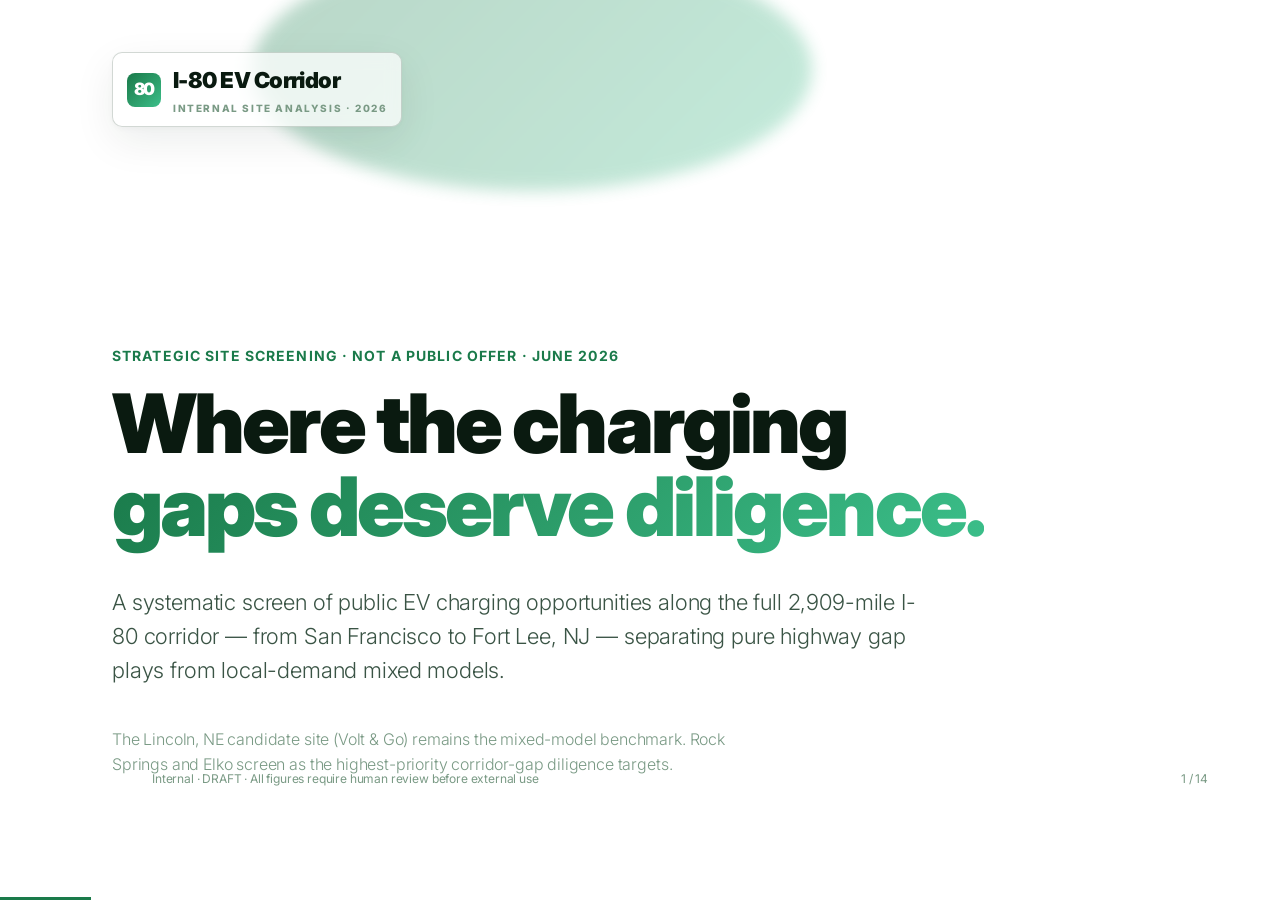
<file: presentations/investor/volt-go-lincoln/corridor/index.html>
<!DOCTYPE html>
<html lang="en">
<head>
<meta charset="utf-8"><meta name="viewport" content="width=device-width,initial-scale=1">
<title>I-80 Corridor · EV Charging Opportunity Analysis</title>
<link rel="stylesheet" href="../vendor/html-ppt/fonts.css">
<link rel="stylesheet" href="../vendor/html-ppt/base.css">
<link rel="stylesheet" href="../vendor/html-ppt/animations/animations.css">
<link rel="stylesheet" href="style.css">
</head>
<body class="tpl-pitch-deck">
<div class="deck">

  <!-- 1. Cover -->
  <section class="slide" data-title="Cover">
    <div class="cover-bg"></div>
    <div class="cover-blob"></div>
    <div class="wordmark-logo" style="position:absolute;top:52px;left:112px">
      <span class="logo-mark">80</span>
      <span class="logo-text">I-80 EV Corridor<small>internal site analysis · 2026</small></span>
    </div>
    <p class="kicker">Strategic site screening · not a public offer · June 2026</p>
    <h1 class="h1 anim-fade-up" data-anim="fade-up">Where the charging<br><span class="gradient-text">gaps deserve diligence.</span></h1>
    <p class="lede mt-m">A systematic screen of public EV charging opportunities along the full 2,909-mile I-80 corridor — from San Francisco to Fort Lee, NJ — separating pure highway gap plays from local-demand mixed models.</p>
    <p class="lede mt-m" style="font-size:16px;color:var(--text-3)">The Lincoln, NE candidate site (Volt &amp; Go) remains the mixed-model benchmark. Rock Springs and Elko screen as the highest-priority corridor-gap diligence targets.</p>
    <div class="deck-footer"><span>Internal · DRAFT · All figures require human review before external use</span><span class="slide-number" data-current="1" data-total="14"></span></div>
    <div class="notes">Internal strategy deck for site selection and capital allocation. Not for investor or lender distribution without human review. Figures are planning estimates derived from public sources.</div>
  </section>

  <!-- 2. The Opportunity -->
  <section class="slide" data-title="The Opportunity">
    <span class="section-num">01</span>
    <p class="num-tag">THE MANDATE + THE GAP</p>
    <h2 class="h2 mt-s">NEVI sets the build spec.<br><span class="gradient-text">Site quality still wins.</span></h2>
    <div class="data-strip mt-m">
      <div class="data-cell"><strong>2,909</strong><span>miles of I-80, the primary US east-west interstate</span></div>
      <div class="data-cell"><strong>$5B</strong><span>NEVI formula funding for EV corridor buildout, FY 2022–2026</span></div>
      <div class="data-cell"><strong>≤50 mi</strong><span>maximum station spacing required by NEVI on designated corridors</span></div>
      <div class="data-cell"><strong>11</strong><span>states I-80 traverses, each with separate NEVI allocation and RFP schedule</span></div>
    </div>
    <div class="grid g2 mt-l">
      <div class="card compact">
        <h4>Corridor sites need 4 DC fast ports</h4>
        <p class="dim">Federal NEVI rules require AFC-serving DCFC stations to provide at least four network-connected DCFC ports capable of charging four EVs at once, with 97%+ average annual port uptime. That makes 2-DCFC concepts a local/community design unless a state explicitly treats them outside corridor buildout.</p>
        <p class="source-note">Source: FHWA NEVI final rule (2023); individual state NEVI plans.</p>
      </div>
      <div class="card compact">
        <h4>The best gaps are not always the best businesses</h4>
        <p class="dim">Sparse western stretches create the strongest need, but low local EV density can make revenue fragile. High-traffic metros and college towns have better demand floors, but usually weaker gap scores. The screen therefore separates gap urgency from business durability.</p>
        <p class="formula">Key thesis: prioritize sites where gap + amenity quality + grant path + utility cost can all be validated — not simply the longest dark stretch.</p>
      </div>
    </div>
    <div class="notes">This slide establishes the NEVI mandate as the strategic forcing function. All market-sizing and financial figures are estimates requiring human review before external use.</div>
  </section>

  <!-- 3. Scoring Methodology -->
  <section class="slide" data-title="Methodology">
    <span class="section-num">02</span>
    <p class="num-tag">SCORING FRAMEWORK</p>
    <h2 class="h2 mt-s">Five factors.<br><span class="gradient-text">One composite score.</span></h2>
    <div class="grid g2 mt-l">
      <div>
        <div class="mini-metric">
          <span class="n">01</span>
          <span class="l"><b>Traffic density</b> — AADT on the I-80 segment near the site. Higher traffic = more potential sessions. Scored 1 (under 5k/day) to 5 (over 40k/day).</span>
        </div>
        <div class="mini-metric">
          <span class="n">02</span>
          <span class="l"><b>DCFC gap</b> — miles to the nearest open-network DC fast charger (50 kW+). Scored 1 (under 30 mi) to 5 (over 100 mi). Gaps create captive demand.</span>
        </div>
        <div class="mini-metric">
          <span class="n">03</span>
          <span class="l"><b>Local EV density</b> — resident EV registrations within a 5-mile catchment. Drives non-highway utilization and membership revenue. Scored 1–5 by county EV penetration estimates.</span>
        </div>
      </div>
      <div>
        <div class="mini-metric">
          <span class="n">04</span>
          <span class="l"><b>Amenity anchor</b> — quality of co-located services: lodging, full-service food, restrooms, retail. EV drivers dwell longer at quality stops. Scored 1 (bare highway pull-off) to 5 (full-service travel plaza).</span>
        </div>
        <div class="mini-metric">
          <span class="n">05</span>
          <span class="l"><b>Grant eligibility</b> — NEVI corridor status, state RFP readiness, matching-fund practicality, and whether the site can meet corridor specs. §30C is not base-case after the June 30, 2026 placed-in-service deadline.</span>
        </div>
        <div class="mini-metric" style="border-bottom:0">
          <span class="n" style="color:var(--text-1)">/25</span>
          <span class="l"><b>Maximum composite score</b> is 25. Sites scoring 17–25 are priority candidates. Sites below 13 are passed for this cycle.</span>
        </div>
      </div>
    </div>
    <p class="source-note">Scores are preliminary estimates based on publicly available traffic, EV registration, NEVI program, and amenity data. They rank diligence priority, not investability or forecasted return. Human review required before using scores to commit capital.</p>
    <div class="notes">The scoring model is a screening tool, not a financial projection. Each factor warrants independent diligence before site commitment.</div>
  </section>

  <!-- 4. Corridor at a Glance -->
  <section class="slide" data-title="Corridor Overview">
    <span class="section-num">03</span>
    <p class="num-tag">I-80 CORRIDOR OVERVIEW</p>
    <h2 class="h2 mt-s" style="font-size:46px">State by state:<br>gaps are concentrated in the West.</h2>

    <div class="hwy-ribbon mt-m">
      <div class="hwy-seg good"><div class="seg-label">CA / NV West</div><div class="seg-val">OK</div><div class="seg-sub">Reno area covered</div></div>
      <div class="hwy-seg danger"><div class="seg-label">NV East / UT</div><div class="seg-val">GAP</div><div class="seg-sub">Battle Mtn · Wells</div></div>
      <div class="hwy-seg danger"><div class="seg-label">WY</div><div class="seg-val">CRITICAL</div><div class="seg-sub">120+ mi stretches</div></div>
      <div class="hwy-seg warning"><div class="seg-label">NE</div><div class="seg-val">PARTIAL</div><div class="seg-sub">Panhandle thin</div></div>
      <div class="hwy-seg good"><div class="seg-label">IA / IL</div><div class="seg-val">DECENT</div><div class="seg-sub">College towns strong</div></div>
      <div class="hwy-seg good"><div class="seg-label">IN / OH / PA / NJ</div><div class="seg-val">COVERED</div><div class="seg-sub">Dense metro area</div></div>
    </div>

    <div class="table-scroll">
    <table class="state-table mt-m">
      <thead>
        <tr><th>State</th><th>I-80 Length</th><th>Typical AADT</th><th>Est. Open DCFC Sites</th><th>NEVI Allocation</th><th>Gap Rating</th></tr>
      </thead>
      <tbody>
        <tr><td>California (I-80 segment)</td><td>~201 mi</td><td>60k–150k</td><td>Dense (Bay Area → Sacramento)</td><td>$384M</td><td class="gap-ok">Low</td></tr>
        <tr><td>Nevada</td><td>~411 mi</td><td>10k–25k</td><td>~8–12 sites (sparse east of Reno)</td><td>~$36M</td><td class="gap-high">HIGH</td></tr>
        <tr><td>Utah</td><td>~196 mi</td><td>15k–35k</td><td>~6 sites (improving near SLC)</td><td>~$34M</td><td class="gap-med">MEDIUM</td></tr>
        <tr><td>Wyoming</td><td>~401 mi</td><td>3k–15k</td><td>~6–8 sites (long bare stretches)</td><td>~$25M</td><td class="gap-high">CRITICAL</td></tr>
        <tr><td>Nebraska</td><td>~455 mi</td><td>8k–45k</td><td>~10–14 sites (panhandle thin)</td><td>~$30M</td><td class="gap-med">MEDIUM</td></tr>
        <tr><td>Iowa</td><td>~306 mi</td><td>20k–55k</td><td>~15–20 sites (stronger near DSM)</td><td>~$32M</td><td class="gap-ok">Low–Med</td></tr>
        <tr><td>Illinois / Indiana / Ohio / PA / NJ</td><td>~600 mi total</td><td>40k–90k</td><td>Dense metro network</td><td>Combined ~$250M</td><td class="gap-ok">Low</td></tr>
      </tbody>
    </table>
    </div>
    <p class="source-note">AADT: FHWA Traffic Monitoring System (2024 estimates). DCFC site counts: AFDC station locator + PlugShare (June 2026, open-network only). NEVI allocations: FHWA state program summaries. All figures DRAFT — human review required.</p>
    <div class="notes">The key insight: Wyoming is the most critical gap state on I-80 by any metric. Nevada east of Reno has concentrated gaps. Nebraska panhandle is thinner than the Lincoln area. Iowa and points east are increasingly covered.</div>
  </section>

  <!-- 5. The Charging Deserts -->
  <section class="slide" data-title="Charging Deserts">
    <span class="section-num">04</span>
    <p class="num-tag">THE CRITICAL GAPS</p>
    <h2 class="h2 mt-s">Four stretches where<br><span class="gradient-text">EV options thin out.</span></h2>
    <div class="grid g2 mt-l">
      <div class="card card-hover" style="border-left:4px solid #dc2626">
        <h4 style="color:#dc2626">CRITICAL — Laramie to Rock Springs, WY</h4>
        <p class="dim">~175 miles of I-80 where reliable open-network DCFC coverage appears thin in public directories. High elevation and winter weather raise range anxiety. AADT ~8,000–12,000. This is the clearest highway-gap thesis, but utility capacity and winter uptime must be proven before capital.</p>
        <p class="formula">Gap score: 5/5 — over 100 mi with no reliable public DCFC option</p>
      </div>
      <div class="card card-hover" style="border-left:4px solid #dc2626">
        <h4 style="color:#dc2626">CRITICAL — Battle Mountain to Wells, NV</h4>
        <p class="dim">~130 miles of Nevada high desert where non-Tesla DCFC coverage needs site-by-site confirmation. Tesla coverage may not equal open-network availability for all drivers. AADT ~10,000–15,000. Elko is the strongest amenity anchor inside this gap.</p>
        <p class="formula">Gap score: 5/5 — Tesla-only coverage ≠ open-network coverage</p>
      </div>
      <div class="card card-hover" style="border-left:4px solid #d97706">
        <h4 style="color:#d97706">HIGH — Rock Springs to Evanston, WY</h4>
        <p class="dim">~100 miles along the southwestern Wyoming approach to Utah. The position is compelling for last-stop / first-stop behavior near the state line, but the score depends on the exact power level, reliability, and access of existing stations in Evanston.</p>
        <p class="formula">Gap score: 4/5 — existing sites are low-power or Tesla-first</p>
      </div>
      <div class="card card-hover" style="border-left:4px solid #d97706">
        <h4 style="color:#d97706">WATCH — Ogallala to Sidney, NE (Panhandle)</h4>
        <p class="dim">~100 miles of western Nebraska where DCFC coverage is thinner than Lincoln/Omaha but less obviously empty than Wyoming. Ogallala has tourism and I-76 junction logic, yet the current score stays watchlist until charger reliability and NEVI award timing are checked.</p>
        <p class="formula">Gap score: 3/5 — some stations exist, but none clustered at primary stop</p>
      </div>
    </div>
    <p class="source-note">Gap lengths: AFDC + PlugShare directory screen (June 2026); AADT: FHWA / state traffic count sources. All gaps assume 50 kW+ open-network DCFC only; Tesla-only sites require separate access verification.</p>
    <div class="notes">The CRITICAL gaps (score 5) represent immediate first-mover opportunity before NEVI-funded national operators lock up the best real estate. HIGH gaps (score 4) are the next tier.</div>
  </section>

  <!-- 6. Site Profile: Rock Springs, WY -->
  <section class="slide" data-title="Rock Springs, WY">
    <span class="section-num">05</span>
    <p class="num-tag">SITE PROFILE #1</p>
    <h2 class="h2 mt-s" style="font-size:48px">Rock Springs, WY —<br><span class="gradient-text">the highway anchor play.</span></h2>
    <div class="grid g2 mt-m" style="gap:28px">
      <div>
        <div class="site-header">
          <div class="site-badge"><div class="rank">#1</div><div class="rank-label">SCORE 18/25</div></div>
          <div>
            <p class="dim" style="margin:0;font-size:14px;line-height:1.6">Population ~23,000. I-80 Exit 99 / Dewar Dr. Nearest open DCFC: ~175 mi east (Laramie) or ~100 mi west (Evanston). Primary demand: transcontinental EV travelers, oil &amp; gas industry workers, truck stop regulars.</p>
          </div>
        </div>
        <div class="bar-list">
          <div class="bar-row"><span>Traffic (AADT)</span><div class="bar-track"><div class="bar-fill" style="width:60%"></div></div><b>3/5</b></div>
          <div class="bar-row"><span>DCFC Gap</span><div class="bar-track"><div class="bar-fill" style="width:100%"></div></div><b>5/5</b></div>
          <div class="bar-row"><span>Local EV density</span><div class="bar-track"><div class="bar-fill" style="width:40%"></div></div><b>2/5</b></div>
          <div class="bar-row"><span>Amenity anchor</span><div class="bar-track"><div class="bar-fill" style="width:60%"></div></div><b>3/5</b></div>
          <div class="bar-row"><span>Grant eligibility</span><div class="bar-track"><div class="bar-fill" style="width:100%"></div></div><b>5/5</b></div>
        </div>
      </div>
      <div>
        <div class="card compact" style="margin-bottom:14px">
          <h4>Why this site wins</h4>
          <p class="dim">Rock Springs sits at the center of Wyoming's longest I-80 gap. The city has a full travel plaza ecosystem (Holiday Inn, McDonald's, Pilot/TA). Every eastbound or westbound EV driver on I-80 faces a 100–175 mile gap from this point — making Rock Springs the only viable stop in a large radius.</p>
        </div>
        <div class="card compact card-accent">
          <h4>NEVI-ready profile</h4>
          <p class="dim">Wyoming NEVI allocates planning funds through its state program. Rock Springs I-80 exit is on the designated AFC corridor. A 4× 150 kW DCFC installation should be tested against WYDOT's current RFP, utility-capacity rules, and eligible-cost definitions before assuming any award.</p>
        </div>
        <p class="source-note" style="margin-top:14px">AADT: Wyoming DOT 2024 Traffic Count Summary (~8,000–12,000 at Rock Springs I-80 interchange). NEVI: WYDOT NEVI program page. Gap: AFDC locator June 2026.</p>
      </div>
    </div>
    <div class="notes">Rock Springs is a pure highway DCFC play. Low local EV density means revenue depends heavily on highway traffic capture. At 3% highway EV share (2025 EV penetration trending), 8–12k AADT generates ~24–36 potential EV sessions/day passing the site before capture rate. Assumes 15–25% of passers stop.</div>
  </section>

  <!-- 7. Site Profile: Elko, NV -->
  <section class="slide" data-title="Elko, NV">
    <span class="section-num">06</span>
    <p class="num-tag">SITE PROFILE #2</p>
    <h2 class="h2 mt-s" style="font-size:48px">Elko, NV —<br><span class="gradient-text">the Nevada anchor play.</span></h2>
    <div class="grid g2 mt-m" style="gap:28px">
      <div>
        <div class="site-header">
          <div class="site-badge"><div class="rank">#2</div><div class="rank-label">SCORE 18/25</div></div>
          <div>
            <p class="dim" style="margin:0;font-size:14px;line-height:1.6">Population ~22,000. I-80 Exit 301 / Idaho St. Nearest open DCFC: ~130 mi west (Battle Mountain) or ~60–80 mi east (Wells area). A high-amenity city by Nevada standards — strong hotel cluster, casino lodging, Pilot/TA/Love's travel plazas.</p>
          </div>
        </div>
        <div class="bar-list">
          <div class="bar-row"><span>Traffic (AADT)</span><div class="bar-track"><div class="bar-fill" style="width:60%"></div></div><b>3/5</b></div>
          <div class="bar-row"><span>DCFC Gap</span><div class="bar-track"><div class="bar-fill" style="width:80%"></div></div><b>4/5</b></div>
          <div class="bar-row"><span>Local EV density</span><div class="bar-track"><div class="bar-fill" style="width:40%"></div></div><b>2/5</b></div>
          <div class="bar-row"><span>Amenity anchor</span><div class="bar-track"><div class="bar-fill" style="width:80%"></div></div><b>4/5</b></div>
          <div class="bar-row"><span>Grant eligibility</span><div class="bar-track"><div class="bar-fill" style="width:100%"></div></div><b>5/5</b></div>
        </div>
      </div>
      <div>
        <div class="card compact" style="margin-bottom:14px">
          <h4>Why this site wins</h4>
          <p class="dim">Elko is Nevada's only major city on I-80 east of Winnemucca. It has full-service lodging (Holiday Inn Express, Best Western, casinos), fast food clusters, and established travel plaza infrastructure. EV drivers traveling Salt Lake City → Reno need exactly one reliable stop: Elko. Mining industry fleet adoption is an emerging secondary market.</p>
        </div>
        <div class="card compact card-accent">
          <h4>Nevada NEVI context</h4>
          <p class="dim">Nevada NEVI allocates ~$36M. NDOT has designated the full I-80 corridor. Elko's hotel cluster means dwell time is high — EV travelers who need 45–60 minutes to charge can eat or sleep, making L2 + DCFC mix viable even at lower local EV density.</p>
        </div>
        <p class="source-note" style="margin-top:14px">AADT: Nevada DOT traffic count (~12,000–18,000 at Elko). NEVI: NDOT Nevada EV Infrastructure Program. Amenity: Google Maps POI data, TripAdvisor hotel listings (2026).</p>
      </div>
    </div>
    <div class="notes">Elko wins on amenity quality more than raw traffic. The casino-hotel cluster enables dwell-time charging and L2 revenue that a bare highway pull-off cannot. Secondary angle: mining fleet operators (Barrick, Nevada Copper) may negotiate fleet contracts as adoption grows.</div>
  </section>

  <!-- 8. Site Profile: Lincoln, NE (Volt & Go) -->
  <section class="slide" data-title="Lincoln, NE — Volt &amp; Go">
    <span class="section-num">07</span>
    <p class="num-tag">SITE PROFILE #3 — EXISTING CANDIDATE</p>
    <h2 class="h2 mt-s" style="font-size:48px">Lincoln, NE —<br><span class="gradient-text">the mixed-model benchmark.</span></h2>
    <div class="grid g2 mt-m" style="gap:28px">
      <div>
        <div class="site-header">
          <div class="site-badge" style="background:linear-gradient(135deg,#3b5bff,#7a46ff)"><div class="rank">#3</div><div class="rank-label">SCORE 17/25</div></div>
          <div>
            <p class="dim" style="margin:0;font-size:14px;line-height:1.6">Population ~295,000. Candidate: Fallbrook / Tallgrass Pkwy (~7300 Tallgrass), 1.5 mi from I-80 Exit 401. Only 1 open-network DCFC site in all of Lincoln today. Dual demand: Class A apartment residents + I-80 highway travelers.</p>
          </div>
        </div>
        <div class="bar-list">
          <div class="bar-row"><span>Traffic (AADT)</span><div class="bar-track"><div class="bar-fill" style="width:80%"></div></div><b>4/5</b></div>
          <div class="bar-row"><span>DCFC Gap</span><div class="bar-track"><div class="bar-fill" style="width:60%"></div></div><b>3/5</b></div>
          <div class="bar-row"><span>Local EV density</span><div class="bar-track"><div class="bar-fill" style="width:60%"></div></div><b>3/5</b></div>
          <div class="bar-row"><span>Amenity anchor</span><div class="bar-track"><div class="bar-fill" style="width:80%"></div></div><b>4/5</b></div>
          <div class="bar-row"><span>Grant eligibility</span><div class="bar-track"><div class="bar-fill" style="width:60%"></div></div><b>3/5</b></div>
        </div>
      </div>
      <div>
        <div class="card compact" style="margin-bottom:14px">
          <h4>Why Lincoln is different</h4>
          <p class="dim">Lincoln is the only corridor site with meaningful local recurring demand (1,200–1,500 estimated resident EVs). The Fallbrook candidate site sits adjacent to ~1,500 Class A apartment units that have no dedicated home L2 charging. This enables a membership model that pure highway DCFC sites cannot access. I-80 AADT of 30–45k through Lincoln is the highest of any underpenetrated-DCFC site on the corridor.</p>
        </div>
        <div class="card compact card-accent">
          <h4>Full diligence underway</h4>
          <p class="dim">Active site analysis: 8×L2 + 2×DCFC mixed-use concept. Nebraska's corridor plan calls for minimum four-charger DCFC sites in phase one, so the current Lincoln concept should be treated as a local-demand station unless redesigned with 4× DCFC or specifically cleared by NDOT.</p>
          <p class="formula">See: <em>presentations/investor/volt-go-lincoln/</em> for full investor deck and site map.</p>
        </div>
        <p class="source-note" style="margin-top:14px">Full source list in Volt &amp; Go Lincoln deck. Data from PlugShare, ChargeHub, AFDC, NDOT NEVI, Lincoln EV Readiness Plan (2026).</p>
      </div>
    </div>
    <div class="notes">Lincoln is the existing active candidate. It scores differently than the Wyoming/Nevada sites because it trades gap-score for local-demand score. The mixed model is more defensible long-term but more complex to execute. This slide links the corridor analysis back to the specific diligence underway.</div>
  </section>

  <!-- 9. Site Profile: Iowa City, IA -->
  <section class="slide" data-title="Iowa City, IA">
    <span class="section-num">08</span>
    <p class="num-tag">SITE PROFILE #4</p>
    <h2 class="h2 mt-s" style="font-size:48px">Iowa City, IA —<br><span class="gradient-text">the college-town model.</span></h2>
    <div class="grid g2 mt-m" style="gap:28px">
      <div>
        <div class="site-header">
          <div class="site-badge"><div class="rank">#4</div><div class="rank-label">SCORE 17/25</div></div>
          <div>
            <p class="dim" style="margin:0;font-size:14px;line-height:1.6">Population ~75,000 + University of Iowa (~30,000 students, ~13,000 staff). I-80 Exit 244 / US-218. AADT ~35,000–50,000 on adjacent I-80 segment. University hospitals create high-income, high-EV-density workforce catchment.</p>
          </div>
        </div>
        <div class="bar-list">
          <div class="bar-row"><span>Traffic (AADT)</span><div class="bar-track"><div class="bar-fill" style="width:80%"></div></div><b>4/5</b></div>
          <div class="bar-row"><span>DCFC Gap</span><div class="bar-track"><div class="bar-fill" style="width:40%"></div></div><b>2/5</b></div>
          <div class="bar-row"><span>Local EV density</span><div class="bar-track"><div class="bar-fill" style="width:80%"></div></div><b>4/5</b></div>
          <div class="bar-row"><span>Amenity anchor</span><div class="bar-track"><div class="bar-fill" style="width:80%"></div></div><b>4/5</b></div>
          <div class="bar-row"><span>Grant eligibility</span><div class="bar-track"><div class="bar-fill" style="width:60%"></div></div><b>3/5</b></div>
        </div>
      </div>
      <div>
        <div class="card compact" style="margin-bottom:14px">
          <h4>Why Iowa City is different</h4>
          <p class="dim">Iowa City's University of Iowa creates an unusually high local EV density for a mid-size Midwestern city. Faculty, hospital staff, and graduate students skew younger, higher-income, and more EV-likely. A charging partnership with the University or hospital system could anchor 40–80 membership accounts before a station opens. The DCFC gap is lower than Wyoming/Nevada, but local recurring demand compensates.</p>
        </div>
        <div class="card compact card-accent">
          <h4>University partnership angle</h4>
          <p class="dim">The University of Iowa has sustainability goals and a growing EV fleet. A co-located charging station near US-218 / I-80 could serve campus fleet, student parking, and I-80 travelers simultaneously. Iowa NEVI allocates ~$32M; Iowa DOT is in active NEVI site selection (2026).</p>
        </div>
        <p class="source-note" style="margin-top:14px">AADT: Iowa DOT Traffic Counts 2024. Population: US Census 2023 ACS. University enrollment: University of Iowa IR (2025). NEVI: Iowa DOT NEVI program. EV density estimate: Iowa EV registrations (IDOT / IEC data) ~3–5% estimated in university zip codes.</p>
      </div>
    </div>
    <div class="notes">Iowa City is a slower-payback, higher-floor opportunity. The DCFC gap is lower so captive demand is weaker, but local recurring demand is stronger than any Wyoming site. Best modeled as a mixed L2/DCFC station with university partnership MOU before construction.</div>
  </section>

  <!-- 10. Comparison Matrix -->
  <section class="slide" data-title="Comparison Matrix">
    <span class="section-num">09</span>
    <p class="num-tag">SCORING COMPARISON</p>
    <h2 class="h2 mt-s" style="font-size:48px">All sites ranked.<br><span class="gradient-text">Two should move first.</span></h2>

    <div class="table-scroll">
    <table class="score-grid mt-l">
      <thead>
        <tr>
          <th style="text-align:left;min-width:160px">Site</th>
          <th>Traffic</th>
          <th>DCFC Gap</th>
          <th>EV Density</th>
          <th>Amenity</th>
          <th>Grant</th>
          <th>TOTAL</th>
        </tr>
      </thead>
      <tbody>
        <tr class="highlight">
          <td>Rock Springs, WY ★</td>
          <td><span class="score-cell s3">3</span></td>
          <td><span class="score-cell s5">5</span></td>
          <td><span class="score-cell s2">2</span></td>
          <td><span class="score-cell s3">3</span></td>
          <td><span class="score-cell s5">5</span></td>
          <td><span class="total-cell">18</span></td>
        </tr>
        <tr class="highlight">
          <td>Elko, NV ★</td>
          <td><span class="score-cell s3">3</span></td>
          <td><span class="score-cell s4">4</span></td>
          <td><span class="score-cell s2">2</span></td>
          <td><span class="score-cell s4">4</span></td>
          <td><span class="score-cell s5">5</span></td>
          <td><span class="total-cell">18</span></td>
        </tr>
        <tr class="highlight">
          <td>Lincoln, NE (Volt &amp; Go) ★</td>
          <td><span class="score-cell s4">4</span></td>
          <td><span class="score-cell s3">3</span></td>
          <td><span class="score-cell s3">3</span></td>
          <td><span class="score-cell s4">4</span></td>
          <td><span class="score-cell s3">3</span></td>
          <td><span class="total-cell">17</span></td>
        </tr>
        <tr class="highlight">
          <td>Iowa City, IA ★</td>
          <td><span class="score-cell s4">4</span></td>
          <td><span class="score-cell s2">2</span></td>
          <td><span class="score-cell s4">4</span></td>
          <td><span class="score-cell s4">4</span></td>
          <td><span class="score-cell s3">3</span></td>
          <td><span class="total-cell">17</span></td>
        </tr>
        <tr>
          <td>Evanston, WY</td>
          <td><span class="score-cell s2">2</span></td>
          <td><span class="score-cell s4">4</span></td>
          <td><span class="score-cell s2">2</span></td>
          <td><span class="score-cell s4">4</span></td>
          <td><span class="score-cell s5">5</span></td>
          <td><span class="total-cell">17</span></td>
        </tr>
        <tr>
          <td>North Platte, NE</td>
          <td><span class="score-cell s3">3</span></td>
          <td><span class="score-cell s3">3</span></td>
          <td><span class="score-cell s2">2</span></td>
          <td><span class="score-cell s3">3</span></td>
          <td><span class="score-cell s4">4</span></td>
          <td><span class="total-cell">15</span></td>
        </tr>
        <tr>
          <td>Winnemucca, NV</td>
          <td><span class="score-cell s2">2</span></td>
          <td><span class="score-cell s4">4</span></td>
          <td><span class="score-cell s1">1</span></td>
          <td><span class="score-cell s3">3</span></td>
          <td><span class="score-cell s5">5</span></td>
          <td><span class="total-cell">15</span></td>
        </tr>
        <tr>
          <td>Ogallala, NE</td>
          <td><span class="score-cell s2">2</span></td>
          <td><span class="score-cell s3">3</span></td>
          <td><span class="score-cell s1">1</span></td>
          <td><span class="score-cell s2">2</span></td>
          <td><span class="score-cell s4">4</span></td>
          <td><span class="total-cell">12</span></td>
        </tr>
      </tbody>
    </table>
    </div>
    <p class="formula mt-m">Immediate diligence: Rock Springs + Elko. Keep Lincoln active as the owner-controlled mixed-model benchmark. Treat Iowa City and Evanston as watchlist alternatives unless a university / travel-plaza partner or live RFP window appears.</p>
    <p class="source-note mt-m">★ Highlighted sites cleared the 17-point screen, but the star means "worth diligence" rather than "recommended investment." Scores are preliminary estimates — each factor requires independent verification before capital commitment.</p>
    <div class="notes">The matrix shows two distinct profiles: gap-play sites (Rock Springs, Elko, Evanston) depend almost entirely on highway traffic capture; demand-anchor sites (Lincoln, Iowa City) have local recurring demand that hedges highway volatility. The revised recommendation is to pursue two true corridor-gap sites first, not all four highlighted sites equally.</div>
  </section>

  <!-- 11. Revenue Model by Site Type -->
  <section class="slide" data-title="Revenue Model">
    <span class="section-num">10</span>
    <p class="num-tag">REVENUE BENCHMARKS</p>
    <h2 class="h2 mt-s">Two revenue archetypes.<br><span class="gradient-text">Gap-play vs. mixed-model.</span></h2>
    <div class="grid g2 mt-l">
      <div class="card">
        <h4>Gap-Play (Highway DCFC only)</h4>
        <p class="dim" style="margin-bottom:12px">Rock Springs · Elko · Evanston model. 4–6 × 150 kW DCFC ports. No L2. Revenue is pure kWh throughput from highway travelers.</p>
        <div class="traction-bar" style="height:180px">
          <div class="bar" style="height:30%"><em>$72k</em><span>Y1</span></div>
          <div class="bar" style="height:50%"><em>$121k</em><span>Y2</span></div>
          <div class="bar" style="height:70%"><em>$169k</em><span>Y3</span></div>
          <div class="bar" style="height:85%"><em>$205k</em><span>Y4</span></div>
          <div class="bar" style="height:100%"><em>$240k</em><span>Y5</span></div>
        </div>
        <p class="dim" style="margin-top:48px;font-size:12px">Base: 4× DCFC, AADT 10k, EV share 1–3%, 10–20% capture rate, $0.49/kWh, avg 30 kWh/session. Treat as revenue screen only until utility demand charges and confirmed station gaps are known.</p>
      </div>
      <div class="card card-accent">
        <h4>Mixed-Model (L2 + DCFC · Lincoln template)</h4>
        <p class="dim" style="margin-bottom:12px">Lincoln · Iowa City model. 8 × L2 + 2–4 × DCFC. Membership revenue from residents anchors the base; DCFC adds the peak yield.</p>
        <div class="traction-bar" style="height:180px">
          <div class="bar" style="height:26%"><em>$63k</em><span>Y1</span></div>
          <div class="bar" style="height:40%"><em>$96k</em><span>Y2</span></div>
          <div class="bar" style="height:55%"><em>$132k</em><span>Y3</span></div>
          <div class="bar" style="height:65%"><em>$155k</em><span>Y4</span></div>
          <div class="bar" style="height:71%"><em>$171k</em><span>Y5</span></div>
        </div>
        <p class="dim" style="margin-top:48px;font-size:12px">From Volt &amp; Go Lincoln financial model. L2 $0.38/kWh; DCFC $0.49/kWh; 15–40 memberships at $29/mo by Y2. Lower peak but more stable base via membership floor.</p>
      </div>
    </div>
    <p class="source-note">Both models are planning estimates using industry benchmarks. Gap-play numbers assume NEVI-funded installation (reduces net capex). Mixed-model from <em>doc/FINANCIAL_MODEL_NOTES.md</em>. HUMAN REVIEW REQUIRED before using in lender or investor materials.</p>
    <div class="notes">The gap-play model has higher ceiling but more volatile floor — it depends entirely on highway EV adoption rates and traffic capture. The mixed model has a lower ceiling but a membership base that cushions low-traffic periods.</div>
  </section>

  <!-- 12. Capital Requirements -->
  <section class="slide" data-title="Capital Requirements">
    <span class="section-num">11</span>
    <p class="num-tag">CAPITAL OVERVIEW</p>
    <h2 class="h2 mt-s">$1M–$2M per site.<br><span class="gradient-text">Grants reduce risk only if awarded.</span></h2>
    <div class="grid g3 mt-l">
      <div class="metric">
        <div class="n">$1.0M</div>
        <div class="l">Mixed-model (8 L2 + 2 DCFC) · Lincoln template gross capex</div>
      </div>
      <div class="metric">
        <div class="n">$1.5–2M</div>
        <div class="l">NEVI-compliant gap-play (4× 150 kW DCFC) · highway sites gross capex</div>
      </div>
      <div class="metric">
        <div class="n">up to 80%</div>
        <div class="l">NEVI federal share on eligible project costs, awarded through competitive state processes</div>
      </div>
    </div>
    <div class="grid g2 mt-l">
      <div class="card compact">
        <h4>Net cost after NEVI (gap-play site)</h4>
        <p class="dim">Gross: ~$1.5–2M. If a state awards the maximum federal share, eligible costs could be reimbursed up to 80%, but land, some site work, contingency, and working capital may still sit outside the grant. Net owner outlay is therefore site- and award-specific.</p>
        <p class="formula">NEVI is reimbursement, not upfront cash — owner must have construction financing. Most NEVI awardees use SBA 7(a) or conventional construction loans with grant as backstop.</p>
      </div>
      <div class="card compact">
        <h4>§30C tax credit is no longer base-case</h4>
        <p class="dim">IRS guidance shows business charging property must be placed in service by June 30, 2026 to qualify under current rules. A new I-80 site screened in June 2026 is unlikely to permit, construct, energize, and place in service before that deadline.</p>
        <p class="formula">Base case should exclude §30C. Any exception requires tax counsel, site-specific census-tract review, and proof the placed-in-service deadline is realistic.</p>
      </div>
    </div>
    <p class="source-note">NEVI standards: FHWA final rule (23 CFR 680). Nebraska program: NDOT NEVI page. §30C deadline and business credit amount: IRS Alternative Fuel Vehicle Refueling Property Credit page. All financing structures require legal, tax, and lender review.</p>
    <div class="notes">CRITICAL: NEVI does not make a weak site investable and should not be shown as guaranteed. The owner must have a construction facility covering full gross cost; grants are competitive and reimbursement timing varies by state. §30C has been removed from base-case planning because the deadline is too near for new corridor development.</div>
  </section>

  <!-- 13. Next Steps -->
  <section class="slide" data-title="Next Steps">
    <p class="num-tag">DILIGENCE ROADMAP</p>
    <div class="ask-box mt-m">
      <h2 class="h2">90-day sprint: site, utility, grant.</h2>
      <p class="lede" style="color:rgba(255,255,255,.9);max-width:64ch">Rock Springs and Elko should move first. Each requires the same three checks before any capital decision: Can we control the parcel? What does peak power cost? Is there a viable NEVI path in this state's current program cycle?</p>
      <div class="row mt-l" style="gap:36px;flex-wrap:wrap">
        <div><div style="font-size:38px;font-weight:900">2</div><div class="dim">new site-control inquiries first (Rock Springs · Elko)</div></div>
        <div><div style="font-size:38px;font-weight:900">3</div><div class="dim">utility demand-charge quotes (Rocky Mountain Power, NV Energy, LES)</div></div>
        <div><div style="font-size:38px;font-weight:900">3</div><div class="dim">state NEVI checks: WYDOT · NDOT · Nebraska DOT</div></div>
        <div><div style="font-size:38px;font-weight:900">1</div><div class="dim">Lincoln customer survey (30 apartment EV owners) already in plan</div></div>
      </div>
    </div>
    <div class="grid g2 mt-l">
      <div class="card compact"><h4>Prioritization logic</h4><p class="dim">Rock Springs + Elko should be pursued in parallel — same corridor-gap diligence template, different state grant processes. Lincoln diligence is already underway and should continue as the mixed-model benchmark. Iowa City becomes a Q3 watchlist addition only if a university or hospital partner emerges.</p></div>
      <div class="card compact"><h4>Human decisions required</h4><p class="dim">1. Max sites to diligence simultaneously. 2. Buy vs. lease vs. developer JV per site. 3. NEVI corridor design (4 DCFC) vs. mixed-model (2 DCFC + 8 L2). 4. Operator network (ChargePoint, EV Connect, Blink) selection. 5. Capital structure per site.</p></div>
    </div>
    <div class="notes">The roadmap is a recommendation, not a commitment. Human review required before signing any site control or LOI. NEVI RFP deadlines are time-sensitive — if Wyoming or Iowa RFPs close in 2026, the window may not reopen until 2027.</div>
  </section>

  <!-- 14. Sources -->
  <section class="slide sources-slide" data-title="Sources">
    <p class="num-tag">SOURCES &amp; REFERENCES</p>
    <h2 class="h2 mt-s" style="font-size:44px">Every number is traceable.</h2>
    <p class="dim mt-s">All traffic counts, EV registration estimates, NEVI allocations, and amenity data shown in this deck come from the public sources below. Figures are marked DRAFT and require human review before external use.</p>

    <div class="src-grid mt-m">
      <div>
        <h4>Federal EV infrastructure</h4>
        <ul>
          <li><a href="https://www.fhwa.dot.gov/environment/alternative_fuel_corridors/resources/fhwa_hep_18_070.pdf" target="_blank" rel="noopener">FHWA Alternative Fuel Corridors map</a></li>
          <li><a href="https://driveelectric.gov/nevi" target="_blank" rel="noopener">DriveElectric.gov — NEVI program overview</a></li>
          <li><a href="https://afdc.energy.gov/stations" target="_blank" rel="noopener">AFDC station locator (DOE)</a></li>
          <li><a href="https://afdc.energy.gov/laws/all" target="_blank" rel="noopener">AFDC state laws &amp; incentives</a></li>
          <li><a href="https://www.irs.gov/credits-deductions/alternative-fuel-vehicle-refueling-property-credit" target="_blank" rel="noopener">IRS · §30C Alternative Fuel Credit</a></li>
        </ul>
      </div>
      <div>
        <h4>State NEVI programs</h4>
        <ul>
          <li><a href="https://dot.nebraska.gov/projects/environment/nevi/" target="_blank" rel="noopener">Nebraska DOT NEVI program</a></li>
          <li><a href="https://www.wydot.state.wy.us/programs/nevi/" target="_blank" rel="noopener">Wyoming DOT NEVI program</a></li>
          <li><a href="https://www.nevadadot.com/doing-business/projects-programs/nevi" target="_blank" rel="noopener">Nevada DOT NEVI program</a></li>
          <li><a href="https://iowadot.gov/nevi" target="_blank" rel="noopener">Iowa DOT NEVI program</a></li>
          <li><a href="https://udot.utah.gov/connect/business/planning-environmental/environmental/alternative-fuels/" target="_blank" rel="noopener">Utah DOT alternative fuels</a></li>
        </ul>
      </div>
      <div>
        <h4>Traffic data</h4>
        <ul>
          <li><a href="https://www.fhwa.dot.gov/policyinformation/trafficmonitoring/tvt.cfm" target="_blank" rel="noopener">FHWA Traffic Volume Trends</a></li>
          <li><a href="https://www.wydot.state.wy.us/programs/planning/traffic-data/" target="_blank" rel="noopener">Wyoming DOT traffic counts</a></li>
          <li><a href="https://www.nevadadot.com/doing-business/resources/traffic-data" target="_blank" rel="noopener">Nevada DOT traffic data</a></li>
          <li><a href="https://iowadot.gov/maps/gis/data-downloads" target="_blank" rel="noopener">Iowa DOT GIS &amp; traffic counts</a></li>
          <li><a href="https://www.nebraskamap.gov/datasets/annual-average-daily-traffic-counts" target="_blank" rel="noopener">Nebraska DOT AADT viewer</a></li>
        </ul>
      </div>
      <div>
        <h4>EV market &amp; charging data</h4>
        <ul>
          <li><a href="https://www.plugshare.com" target="_blank" rel="noopener">PlugShare — live station directory</a></li>
          <li><a href="https://chargehub.com" target="_blank" rel="noopener">ChargeHub — charging network data</a></li>
          <li><a href="https://www.electrifyamerica.com/locate-charger/" target="_blank" rel="noopener">Electrify America station locator</a></li>
          <li><a href="https://www.tesla.com/findus/" target="_blank" rel="noopener">Tesla Supercharger locator</a></li>
          <li><a href="https://www.iea.org/reports/global-ev-outlook-2025" target="_blank" rel="noopener">IEA Global EV Outlook 2025</a></li>
          <li><a href="https://presentations/investor/volt-go-lincoln/index.html">Volt &amp; Go Lincoln investor deck (local)</a></li>
        </ul>
      </div>
    </div>

    <p class="dim mt-l" style="font-size:12px;color:var(--text-3)">Repository: <a href="https://github.com/yangjl/EVstation" target="_blank">github.com/yangjl/EVstation</a> · Lincoln candidate map: <a href="../../investor/volt-go-lincoln/map.html">volt-go-lincoln/map.html</a> · Analysis date: June 2026</p>
    <div class="notes">Every claim in this deck should be traceable to one of these sources. If a number is updated during diligence, update doc/MARKET_RESEARCH.md or the relevant state-specific file first, then re-render this deck.</div>
  </section>

</div>

<!-- Mobile-only on-screen nav -->
<nav class="mobile-nav" aria-label="Slide navigation">
  <button type="button" data-nav="prev" aria-label="Previous slide">&#x2039;</button>
  <span class="pageind"><span id="mob-cur">1</span> / <span id="mob-total">14</span></span>
  <button type="button" data-nav="next" aria-label="Next slide">&#x203A;</button>
</nav>

<script src="../vendor/html-ppt/runtime.js"></script>
<script>
(function(){
  function send(key){
    document.dispatchEvent(new KeyboardEvent('keydown',{key:key,bubbles:true}));
  }
  var sx=0,sy=0,sTarget=null;
  document.addEventListener('touchstart',function(e){
    if(e.touches.length!==1)return;
    sx=e.touches[0].clientX;sy=e.touches[0].clientY;sTarget=e.target;
  },{passive:true});
  document.addEventListener('touchend',function(e){
    if(!e.changedTouches.length||sTarget==null)return;
    var dx=e.changedTouches[0].clientX-sx,dy=e.changedTouches[0].clientY-sy;
    if(Math.abs(dx)<60)return;
    if(Math.abs(dx)<Math.abs(dy)*1.3)return;
    send(dx<0?'ArrowRight':'ArrowLeft');
  },{passive:true});
  document.querySelectorAll('.mobile-nav button[data-nav]').forEach(function(b){
    b.addEventListener('click',function(){
      send(b.getAttribute('data-nav')==='next'?'ArrowRight':'ArrowLeft');
    });
  });
  var cur=document.getElementById('mob-cur'),total=document.getElementById('mob-total');
  var counter=document.querySelector('.slide-number');
  if(counter&&total)total.textContent=counter.getAttribute('data-total')||total.textContent;
  if(counter&&cur&&'MutationObserver' in window){
    new MutationObserver(function(){
      cur.textContent=counter.getAttribute('data-current')||'1';
      if(total)total.textContent=counter.getAttribute('data-total')||total.textContent;
    }).observe(counter,{attributes:true,attributeFilter:['data-current','data-total']});
  }
})();
</script>
</body>
</html>
</file>
<file: presentations/investor/volt-go-lincoln/vendor/html-ppt/fonts.css>
/* html-ppt :: shared webfonts */
@import url('https://fonts.googleapis.com/css2?family=Inter:wght@200;300;400;500;600;700;800;900&display=swap');
@import url('https://fonts.googleapis.com/css2?family=Noto+Sans+SC:wght@200;300;400;500;600;700;900&display=swap');
@import url('https://fonts.googleapis.com/css2?family=Noto+Serif+SC:wght@300;400;600;700&display=swap');
@import url('https://fonts.googleapis.com/css2?family=JetBrains+Mono:wght@400;500;700&display=swap');
@import url('https://fonts.googleapis.com/css2?family=Playfair+Display:ital,wght@0,400;0,600;0,800;1,400&display=swap');
@import url('https://fonts.googleapis.com/css2?family=Space+Grotesk:wght@300;400;500;600;700&display=swap');
@import url('https://fonts.googleapis.com/css2?family=IBM+Plex+Mono:wght@300;400;500;700&display=swap');
@import url('https://fonts.googleapis.com/css2?family=Archivo+Black&display=swap');
</file>
<file: presentations/investor/volt-go-lincoln/vendor/html-ppt/base.css>
/* html-ppt :: base.css — reset + shared tokens + layout primitives */
/* Default tokens. Themes in assets/themes/*.css override the :root block. */
:root {
  --bg: #ffffff;
  --bg-soft: #f7f7f8;
  --surface: #ffffff;
  --surface-2: #f2f2f4;
  --border: rgba(0,0,0,.08);
  --border-strong: rgba(0,0,0,.16);
  --text-1: #111216;
  --text-2: #55596a;
  --text-3: #8a8f9e;
  --accent: #3b6cff;
  --accent-2: #7a5cff;
  --accent-3: #ff5c8a;
  --good: #1aaf6c;
  --warn: #f5a524;
  --bad:  #e0445a;
  --grad: linear-gradient(135deg,#3b6cff,#7a5cff 55%,#ff5c8a);
  --grad-soft: linear-gradient(135deg,#eef2ff,#f5ecff 55%,#ffeef5);
  --radius: 18px;
  --radius-sm: 12px;
  --radius-lg: 26px;
  --shadow: 0 10px 30px rgba(18,24,40,.08), 0 2px 6px rgba(18,24,40,.04);
  --shadow-lg: 0 24px 60px rgba(18,24,40,.14), 0 6px 16px rgba(18,24,40,.06);
  --font-sans: 'Inter','Noto Sans SC',-apple-system,BlinkMacSystemFont,Helvetica,Arial,sans-serif;
  --font-serif: 'Playfair Display','Noto Serif SC',Georgia,serif;
  --font-mono: 'JetBrains Mono','IBM Plex Mono',SFMono-Regular,Menlo,monospace;
  --font-display: var(--font-sans);
  --letter-tight: -.03em;
  --letter-normal: -.01em;
  --ease: cubic-bezier(.4,0,.2,1);
}

*,*::before,*::after{box-sizing:border-box}
html,body{margin:0;padding:0;background:var(--bg);color:var(--text-1);
  font-family:var(--font-sans);font-weight:400;line-height:1.6;
  -webkit-font-smoothing:antialiased;-moz-osx-font-smoothing:grayscale;
  letter-spacing:var(--letter-normal)}
img,svg,video{max-width:100%;display:block}
a{color:var(--accent);text-decoration:none}
a:hover{text-decoration:underline}
code,kbd,pre,samp{font-family:var(--font-mono)}

/* ================= SLIDE SYSTEM ================= */
.deck{position:relative;width:100vw;height:100vh;overflow:hidden;background:var(--bg)}
.slide{
  position:absolute;inset:0;
  display:flex;flex-direction:column;justify-content:center;
  padding:72px 96px;
  box-sizing:border-box;
  opacity:0;pointer-events:none;
  transition:opacity .5s var(--ease), transform .5s var(--ease);
  transform:translateX(30px);
  overflow:hidden;
}
.slide.is-active{opacity:1;pointer-events:auto;transform:translateX(0);z-index:2}
.slide.is-prev{transform:translateX(-30px)}

/* single-page standalone (used when a layout file is opened directly) */
body.single .slide{position:relative;width:100vw;height:100vh;opacity:1;transform:none;pointer-events:auto}

/* ================= TYPOGRAPHY ================= */
.eyebrow{font-size:13px;font-weight:500;letter-spacing:.16em;text-transform:uppercase;color:var(--text-3)}
.kicker{font-size:14px;font-weight:600;color:var(--accent);letter-spacing:.08em;text-transform:uppercase}
h1.title,.h1{font-family:var(--font-display);font-size:72px;line-height:1.05;font-weight:800;letter-spacing:var(--letter-tight);margin:0 0 18px;color:var(--text-1)}
h2.title,.h2{font-family:var(--font-display);font-size:54px;line-height:1.1;font-weight:700;letter-spacing:var(--letter-tight);margin:0 0 14px}
h3,.h3{font-size:32px;line-height:1.2;font-weight:600;letter-spacing:var(--letter-normal);margin:0 0 10px}
h4,.h4{font-size:22px;line-height:1.3;font-weight:600;margin:0 0 8px}
.lede{font-size:22px;line-height:1.55;color:var(--text-2);font-weight:300;max-width:62ch}
.dim{color:var(--text-2)}
.dim2{color:var(--text-3)}
.mono{font-family:var(--font-mono)}
.serif{font-family:var(--font-serif)}
.gradient-text{background:var(--grad);-webkit-background-clip:text;background-clip:text;-webkit-text-fill-color:transparent;color:transparent}

/* ================= LAYOUT PRIMITIVES ================= */
.stack>*+*{margin-top:14px}
.row{display:flex;gap:24px;align-items:center}
.row.wrap{flex-wrap:wrap}
.grid{display:grid;gap:24px}
.g2{grid-template-columns:repeat(2,1fr)}
.g3{grid-template-columns:repeat(3,1fr)}
.g4{grid-template-columns:repeat(4,1fr)}
.center{display:flex;align-items:center;justify-content:center;text-align:center}
.fill{flex:1}
.sp-t{padding-top:24px}.sp-b{padding-bottom:24px}
.mt-s{margin-top:8px}.mt-m{margin-top:18px}.mt-l{margin-top:32px}
.mb-s{margin-bottom:8px}.mb-m{margin-bottom:18px}.mb-l{margin-bottom:32px}

/* ================= CARDS ================= */
.card{background:var(--surface);border:1px solid var(--border);border-radius:var(--radius);
  padding:26px 28px;box-shadow:var(--shadow);position:relative;overflow:hidden}
.card-soft{background:var(--surface-2);border:1px solid var(--border)}
.card-outline{background:transparent;border:1.5px solid var(--border-strong);box-shadow:none}
.card-accent{background:var(--surface);border-top:3px solid var(--accent)}
.card-hover{transition:transform .3s var(--ease),box-shadow .3s var(--ease)}
.card-hover:hover{transform:translateY(-4px);box-shadow:var(--shadow-lg)}

.pill{display:inline-block;padding:4px 12px;border-radius:999px;font-size:12px;font-weight:500;
  background:var(--surface-2);color:var(--text-2);border:1px solid var(--border)}
.pill-accent{background:color-mix(in srgb,var(--accent) 12%,transparent);color:var(--accent);border-color:color-mix(in srgb,var(--accent) 28%,transparent)}

/* ================= BARS / DIVIDERS ================= */
.divider{height:1px;background:var(--border);width:100%}
.divider-accent{height:3px;width:72px;background:var(--accent);border-radius:2px}

/* ================= CHROME (header/footer/progress) ================= */
.deck-header{position:absolute;top:24px;left:40px;right:40px;display:flex;align-items:center;justify-content:space-between;
  font-size:12px;color:var(--text-3);letter-spacing:.12em;text-transform:uppercase;z-index:10;pointer-events:none}
.deck-footer{position:absolute;bottom:24px;left:40px;right:40px;display:flex;align-items:center;justify-content:space-between;
  font-size:12px;color:var(--text-3);z-index:10;pointer-events:none}
.slide-number::before{content:attr(data-current)}
.slide-number::after{content:" / " attr(data-total)}
.progress-bar{position:fixed;left:0;right:0;bottom:0;height:3px;background:transparent;z-index:20}
.progress-bar > span{display:block;height:100%;width:0;background:var(--accent);transition:width .3s var(--ease)}

/* ================= PRESENTER / OVERVIEW ================= */
.notes{display:none!important}
.notes-overlay{position:fixed;inset:auto 0 0 0;max-height:42vh;background:rgba(20,22,30,.95);color:#e8ebf4;
  padding:20px 32px;font-size:16px;line-height:1.6;border-top:1px solid rgba(255,255,255,.1);transform:translateY(100%);
  transition:transform .3s var(--ease);z-index:40;overflow:auto;font-family:var(--font-sans)}
.notes-overlay.open{transform:translateY(0)}
.overview{position:fixed;inset:0;background:rgba(10,12,18,.92);backdrop-filter:blur(12px);z-index:50;
  display:none;padding:40px;overflow:auto}
.overview.open{display:grid;grid-template-columns:repeat(4,1fr);gap:20px;align-content:start}
.overview .thumb{background:var(--surface);border:1px solid var(--border);border-radius:12px;
  aspect-ratio:16/9;overflow:hidden;cursor:pointer;position:relative;color:var(--text-1);padding:16px;
  font-size:11px;transition:transform .2s var(--ease)}
.overview .thumb:hover{transform:scale(1.04)}
.overview .thumb .n{position:absolute;top:8px;left:10px;font-weight:700;font-size:14px;color:var(--text-3)}
.overview .thumb .t{position:absolute;bottom:10px;left:14px;right:14px;font-weight:600;color:var(--text-1)}

/* ================= PRESENTER VIEW ================= */
/* Presenter view opens in a separate popup window (S key).
 * All presenter styles are self-contained in the popup HTML generated by runtime.js.
 * The audience window (this file) is NOT affected — it stays as normal deck view.
 * Only the .notes class below is needed to hide speaker notes from audience. */

/* ================= UTILITY ================= */
.hidden{display:none!important}
.nowrap{white-space:nowrap}
.tr{text-align:right}.tc{text-align:center}.tl{text-align:left}
.uppercase{text-transform:uppercase;letter-spacing:.12em}

/* ================= PRINT ================= */
@media print{
  .slide{position:relative;opacity:1!important;transform:none!important;page-break-after:always;height:100vh}
  .deck-header,.deck-footer,.progress-bar,.notes-overlay,.overview{display:none!important}
}
</file>
<file: presentations/investor/volt-go-lincoln/vendor/html-ppt/animations/animations.css>
/* html-ppt :: animations.css
 * Apply by adding class="anim-<name>" or data-anim="<name>".
 * Durations are deliberately snappy; tweak --anim-dur per element.
 */
:root{--anim-dur:.7s;--anim-ease:cubic-bezier(.4,0,.2,1)}

/* ---------- FADE DIRECTIONALS ---------- */
@keyframes kf-fade-up{from{opacity:0;transform:translateY(32px)}to{opacity:1;transform:none}}
@keyframes kf-fade-down{from{opacity:0;transform:translateY(-32px)}to{opacity:1;transform:none}}
@keyframes kf-fade-left{from{opacity:0;transform:translateX(-40px)}to{opacity:1;transform:none}}
@keyframes kf-fade-right{from{opacity:0;transform:translateX(40px)}to{opacity:1;transform:none}}
.anim-fade-up{animation:kf-fade-up var(--anim-dur) var(--anim-ease) both}
.anim-fade-down{animation:kf-fade-down var(--anim-dur) var(--anim-ease) both}
.anim-fade-left{animation:kf-fade-left var(--anim-dur) var(--anim-ease) both}
.anim-fade-right{animation:kf-fade-right var(--anim-dur) var(--anim-ease) both}

/* ---------- RISE / DROP / ZOOM / BLUR / GLITCH ---------- */
@keyframes kf-rise{from{opacity:0;transform:translateY(60px) scale(.97);filter:blur(6px)}to{opacity:1;transform:none;filter:none}}
@keyframes kf-drop{from{opacity:0;transform:translateY(-60px) scale(.97)}to{opacity:1;transform:none}}
@keyframes kf-zoom{0%{opacity:0;transform:scale(.6)}60%{transform:scale(1.04)}100%{opacity:1;transform:scale(1)}}
@keyframes kf-blur{from{opacity:0;filter:blur(18px)}to{opacity:1;filter:none}}
@keyframes kf-glitch{0%{opacity:0;transform:translateX(0);clip-path:inset(0 0 0 0)}
  20%{opacity:1;transform:translateX(-6px);clip-path:inset(20% 0 30% 0)}
  40%{transform:translateX(4px);clip-path:inset(50% 0 10% 0)}
  60%{transform:translateX(-3px);clip-path:inset(10% 0 60% 0)}
  80%{transform:translateX(2px);clip-path:inset(0 0 0 0)}
  100%{opacity:1;transform:none}}
.anim-rise-in{animation:kf-rise .9s var(--anim-ease) both}
.anim-drop-in{animation:kf-drop .8s var(--anim-ease) both}
.anim-zoom-pop{animation:kf-zoom .7s cubic-bezier(.22,1.3,.36,1) both}
.anim-blur-in{animation:kf-blur .8s var(--anim-ease) both}
.anim-glitch-in{animation:kf-glitch .8s steps(5,end) both}

/* ---------- TYPEWRITER ---------- */
.anim-typewriter{display:inline-block;overflow:hidden;white-space:nowrap;border-right:2px solid currentColor;
  width:0;animation:kf-type 2.4s steps(40,end) forwards, kf-caret 1s step-end infinite}
@keyframes kf-type{to{width:100%}}
@keyframes kf-caret{50%{border-color:transparent}}

/* ---------- GLOW / SHIMMER / GRADIENT-FLOW ---------- */
@keyframes kf-neon{0%,100%{text-shadow:0 0 8px var(--accent),0 0 20px var(--accent)}
  50%{text-shadow:0 0 16px var(--accent),0 0 40px var(--accent),0 0 80px var(--accent)}}
.anim-neon-glow{animation:kf-neon 2s ease-in-out infinite}

.anim-shimmer-sweep{position:relative;overflow:hidden}
.anim-shimmer-sweep::after{content:"";position:absolute;inset:0;
  background:linear-gradient(110deg,transparent 40%,rgba(255,255,255,.55) 50%,transparent 60%);
  transform:translateX(-100%);animation:kf-shimmer 2.4s var(--anim-ease) infinite}
@keyframes kf-shimmer{to{transform:translateX(100%)}}

.anim-gradient-flow{background:linear-gradient(90deg,var(--accent),var(--accent-2,var(--accent)),var(--accent-3,var(--accent)),var(--accent));
  background-size:300% 100%;-webkit-background-clip:text;background-clip:text;color:transparent;-webkit-text-fill-color:transparent;
  animation:kf-gradflow 4s linear infinite}
@keyframes kf-gradflow{to{background-position:300% 0}}

/* ---------- STAGGER LIST ---------- */
.anim-stagger-list > *{opacity:0;animation:kf-rise .65s var(--anim-ease) both}
.anim-stagger-list > *:nth-child(1){animation-delay:.05s}
.anim-stagger-list > *:nth-child(2){animation-delay:.15s}
.anim-stagger-list > *:nth-child(3){animation-delay:.25s}
.anim-stagger-list > *:nth-child(4){animation-delay:.35s}
.anim-stagger-list > *:nth-child(5){animation-delay:.45s}
.anim-stagger-list > *:nth-child(6){animation-delay:.55s}
.anim-stagger-list > *:nth-child(7){animation-delay:.65s}
.anim-stagger-list > *:nth-child(8){animation-delay:.75s}
.anim-stagger-list > *:nth-child(n+9){animation-delay:.85s}

/* ---------- COUNTER-UP (JS-driven, marker class only) ---------- */
.counter{font-variant-numeric:tabular-nums}

/* ---------- SVG PATH DRAW ---------- */
.anim-path-draw path,.anim-path-draw line,.anim-path-draw polyline,.anim-path-draw circle,.anim-path-draw rect{
  stroke-dasharray:1000;stroke-dashoffset:1000;animation:kf-draw 2s var(--anim-ease) forwards}
@keyframes kf-draw{to{stroke-dashoffset:0}}

/* ---------- PARALLAX TILT (hover) ---------- */
.anim-parallax-tilt{transform-style:preserve-3d;transition:transform .4s var(--anim-ease)}
.anim-parallax-tilt:hover{transform:perspective(900px) rotateX(6deg) rotateY(-8deg) translateZ(10px)}

/* ---------- CARD FLIP 3D ---------- */
@keyframes kf-flip{from{transform:perspective(1200px) rotateY(-90deg);opacity:0}
  to{transform:perspective(1200px) rotateY(0);opacity:1}}
.anim-card-flip-3d{animation:kf-flip .9s var(--anim-ease) both;transform-style:preserve-3d;backface-visibility:hidden}

/* ---------- CUBE ROTATE 3D ---------- */
@keyframes kf-cube{from{transform:perspective(1200px) rotateX(20deg) rotateY(-90deg) translateZ(-200px);opacity:0}
  to{transform:perspective(1200px) rotateX(0) rotateY(0) translateZ(0);opacity:1}}
.anim-cube-rotate-3d{animation:kf-cube 1s var(--anim-ease) both}

/* ---------- PAGE TURN 3D ---------- */
@keyframes kf-pageturn{from{transform:perspective(1600px) rotateY(-85deg);transform-origin:left center;opacity:0}
  to{transform:perspective(1600px) rotateY(0);opacity:1}}
.anim-page-turn-3d{animation:kf-pageturn 1s var(--anim-ease) both;transform-origin:left center}

/* ---------- PERSPECTIVE ZOOM ---------- */
@keyframes kf-pzoom{from{opacity:0;transform:perspective(1400px) translateZ(-400px) rotateX(12deg)}
  to{opacity:1;transform:none}}
.anim-perspective-zoom{animation:kf-pzoom 1s var(--anim-ease) both}

/* ---------- MARQUEE SCROLL ---------- */
.anim-marquee-scroll{display:flex;gap:48px;white-space:nowrap;animation:kf-marquee 20s linear infinite}
@keyframes kf-marquee{from{transform:translateX(0)}to{transform:translateX(-50%)}}

/* ---------- KEN BURNS ---------- */
@keyframes kf-kenburns{0%{transform:scale(1) translate(0,0)}100%{transform:scale(1.15) translate(-2%,-1%)}}
.anim-kenburns{animation:kf-kenburns 14s ease-in-out infinite alternate}

/* ---------- CONFETTI BURST (pseudo — pure CSS sparkles) ---------- */
.anim-confetti-burst{position:relative}
.anim-confetti-burst::before,.anim-confetti-burst::after{
  content:"";position:absolute;top:50%;left:50%;width:8px;height:8px;border-radius:50%;
  background:var(--accent);box-shadow:
    20px -30px 0 var(--accent-2,var(--accent)),-25px -20px 0 var(--accent-3,var(--accent)),
    30px 20px 0 var(--good,#1aaf6c),-30px 25px 0 var(--warn,#f5a524),
    40px -10px 0 var(--bad,#e0445a),-45px 0 0 var(--accent),
    10px 40px 0 var(--accent-2,var(--accent)),-15px -40px 0 var(--accent-3,var(--accent));
  opacity:0;animation:kf-confetti 1.2s var(--anim-ease) forwards}
.anim-confetti-burst::after{animation-delay:.15s;transform:rotate(45deg)}
@keyframes kf-confetti{0%{opacity:0;transform:scale(.2)}30%{opacity:1}100%{opacity:0;transform:scale(2.2)}}

/* ---------- SPOTLIGHT ---------- */
@keyframes kf-spot{0%{clip-path:circle(0% at 50% 50%)}100%{clip-path:circle(140% at 50% 50%)}}
.anim-spotlight{animation:kf-spot 1.1s var(--anim-ease) both}

/* ---------- MORPH SHAPE (SVG) ---------- */
.anim-morph-shape path{animation:kf-morph 6s ease-in-out infinite alternate}
@keyframes kf-morph{0%{d:path("M60,120 Q120,20 180,120 T300,120")}
  100%{d:path("M60,120 Q120,220 180,120 T300,120")}}

/* ---------- RIPPLE REVEAL ---------- */
@keyframes kf-ripple{0%{clip-path:circle(0% at 20% 80%);opacity:.4}
  100%{clip-path:circle(160% at 20% 80%);opacity:1}}
.anim-ripple-reveal{animation:kf-ripple 1.2s var(--anim-ease) both}

/* reduced motion */
@media (prefers-reduced-motion: reduce){
  [class*="anim-"]{animation:none!important;transition:none!important}
}
</file>
<file: presentations/internal/us80-corridor/style.css>
/* US-80 Corridor EV Opportunity — pitch-deck theme (green highway variant) */
.tpl-pitch-deck{
  --bg:#ffffff;--bg-soft:#f5f8f6;--surface:#ffffff;--surface-2:#f0f5f2;
  --border:rgba(10,40,20,.08);--border-strong:rgba(10,40,20,.18);
  --text-1:#0a1a10;--text-2:#3a5445;--text-3:#7a9a85;
  --accent:#1a7a4a;--accent-2:#2d9e6b;--accent-3:#0d5c38;
  --grad:linear-gradient(135deg,#1a7a4a 0%,#2d9e6b 55%,#3bbf8a 100%);
  --grad-soft:linear-gradient(135deg,#eef8f2,#e8f5ee 55%,#e0f5ea);
  --radius:20px;--radius-lg:28px;
  --shadow:0 14px 40px rgba(10,40,20,.08),0 2px 8px rgba(10,40,20,.04);
  font-family:'Inter','Noto Sans SC',sans-serif;
}
.tpl-pitch-deck .slide{padding:88px 112px}
.tpl-pitch-deck .kicker{color:var(--accent);font-weight:700}
.tpl-pitch-deck .h1{font-size:82px;line-height:1.02;font-weight:900;letter-spacing:-.035em}
.tpl-pitch-deck .h2{font-size:58px;font-weight:800;letter-spacing:-.03em}
.tpl-pitch-deck .mega{font-size:160px;font-weight:900;line-height:.95;letter-spacing:-.05em;background:var(--grad);-webkit-background-clip:text;background-clip:text;color:transparent}
.tpl-pitch-deck .mega-sub{font-size:26px;color:var(--text-2);margin-top:18px}
.tpl-pitch-deck .cover-bg{position:absolute;inset:0;background:var(--grad-soft);z-index:-1}
.tpl-pitch-deck .cover-blob{position:absolute;right:-140px;top:-140px;width:560px;height:560px;border-radius:50%;background:var(--grad);filter:blur(8px);opacity:.30;z-index:-1}
.tpl-pitch-deck .brand-dot{display:inline-block;width:14px;height:14px;border-radius:50%;background:var(--grad);margin-right:10px;vertical-align:middle}
.tpl-pitch-deck .brand{font-weight:800;font-size:22px;letter-spacing:-.02em}
.tpl-pitch-deck .wordmark-logo{display:inline-flex;align-items:center;gap:12px;padding:10px 14px;border:1px solid var(--border-strong);border-radius:10px;background:rgba(255,255,255,.72);box-shadow:var(--shadow);backdrop-filter:blur(8px)}
.tpl-pitch-deck .logo-mark{width:34px;height:34px;border-radius:8px;background:var(--grad);display:grid;place-items:center;color:#fff;font-size:17px;font-weight:900;letter-spacing:-.06em}
.tpl-pitch-deck .logo-text{font-size:22px;font-weight:900;letter-spacing:-.025em;color:var(--text-1)}
.tpl-pitch-deck .logo-text small{display:block;font-size:10px;font-weight:800;letter-spacing:.16em;color:var(--text-3);text-transform:uppercase;margin-top:2px}
.tpl-pitch-deck .card{border-radius:var(--radius)}
.tpl-pitch-deck .card.compact{padding:20px}
.tpl-pitch-deck .card.compact h4{margin-bottom:8px}
.tpl-pitch-deck .num-tag{font-family:'Inter',sans-serif;font-size:14px;font-weight:700;color:var(--accent);letter-spacing:.12em}
.tpl-pitch-deck .metric{display:flex;flex-direction:column;gap:6px}
.tpl-pitch-deck .metric .n{font-size:72px;font-weight:900;letter-spacing:-.035em;background:var(--grad);-webkit-background-clip:text;background-clip:text;color:transparent;line-height:1}
.tpl-pitch-deck .metric .l{color:var(--text-2);font-size:16px}
.tpl-pitch-deck .mini-metric{display:grid;grid-template-columns:auto 1fr;gap:8px 12px;align-items:baseline;padding:12px 0;border-bottom:1px solid var(--border)}
.tpl-pitch-deck .mini-metric:last-child{border-bottom:0}
.tpl-pitch-deck .mini-metric .n{font-size:30px;font-weight:900;line-height:1;color:var(--accent)}
.tpl-pitch-deck .mini-metric .l{font-size:13px;color:var(--text-2);line-height:1.35}
.tpl-pitch-deck .source-note{font-size:11px;color:var(--text-3);line-height:1.35;margin-top:14px}
.tpl-pitch-deck .source-note a{color:var(--accent);text-decoration:none;border-bottom:1px solid rgba(26,122,74,.3)}
.tpl-pitch-deck .formula{font-family:'Inter',sans-serif;font-size:12px;color:var(--text-3);background:var(--surface-2);border:1px solid var(--border);border-radius:8px;padding:8px 10px;line-height:1.35}
.tpl-pitch-deck .data-strip{display:grid;grid-template-columns:repeat(4,1fr);gap:12px}
.tpl-pitch-deck .data-strip .data-cell{background:#fff;border:1px solid var(--border);border-radius:10px;padding:14px 14px 12px;box-shadow:0 4px 12px rgba(10,40,20,.04)}
.tpl-pitch-deck .data-strip .data-cell strong{display:block;font-size:28px;line-height:1;font-weight:900;color:var(--accent)}
.tpl-pitch-deck .data-strip .data-cell span{display:block;color:var(--text-2);font-size:12px;line-height:1.3;margin-top:6px}
.tpl-pitch-deck .funnel{display:grid;grid-template-columns:1.25fr 1fr .8fr;gap:10px;align-items:end;margin-top:22px}
.tpl-pitch-deck .funnel .step{background:var(--grad-soft);border:1px solid var(--border);border-radius:10px;padding:16px;min-height:112px}
.tpl-pitch-deck .funnel .step:nth-child(2){min-height:92px}
.tpl-pitch-deck .funnel .step:nth-child(3){min-height:72px;background:#fff}
.tpl-pitch-deck .funnel strong{display:block;font-size:28px;font-weight:900;color:var(--accent)}
.tpl-pitch-deck .funnel span{display:block;font-size:12px;color:var(--text-2);line-height:1.35;margin-top:6px}
.tpl-pitch-deck .bar-list{display:flex;flex-direction:column;gap:10px;margin-top:18px}
.tpl-pitch-deck .bar-row{display:grid;grid-template-columns:160px 1fr 70px;gap:12px;align-items:center;font-size:13px;color:var(--text-2)}
.tpl-pitch-deck .bar-track{height:12px;background:var(--surface-2);border-radius:999px;overflow:hidden}
.tpl-pitch-deck .bar-fill{height:100%;background:var(--grad);border-radius:999px}
.tpl-pitch-deck .bar-fill.amber{background:linear-gradient(90deg,#d97706,#f59e0b)}
.tpl-pitch-deck .bar-fill.red{background:linear-gradient(90deg,#dc2626,#ef4444)}
.tpl-pitch-deck .team-card{text-align:center;padding:32px 20px}
.tpl-pitch-deck .avatar{width:96px;height:96px;border-radius:50%;margin:0 auto 14px;background:var(--grad);display:flex;align-items:center;justify-content:center;color:#fff;font-weight:800;font-size:32px}
.tpl-pitch-deck .ask-box{background:var(--grad);color:#fff;padding:56px 64px;border-radius:var(--radius-lg);box-shadow:0 30px 70px rgba(26,122,74,.35)}
.tpl-pitch-deck .ask-box .h2{color:#fff}
.tpl-pitch-deck .ask-box .dim{color:rgba(255,255,255,.85)}
.tpl-pitch-deck .traction-bar{display:flex;align-items:flex-end;gap:14px;height:240px;margin-top:24px}
.tpl-pitch-deck .traction-bar .bar{flex:1;background:var(--grad);border-radius:8px 8px 0 0;position:relative;min-height:20px}
.tpl-pitch-deck .traction-bar .bar span{position:absolute;bottom:-28px;left:0;right:0;text-align:center;font-size:13px;color:var(--text-3)}
.tpl-pitch-deck .traction-bar .bar em{position:absolute;top:-28px;left:0;right:0;text-align:center;font-size:14px;font-weight:700;font-style:normal;color:var(--text-1)}
.tpl-pitch-deck .section-num{font-size:220px;font-weight:900;line-height:.9;color:var(--surface-2);position:absolute;right:72px;bottom:40px;z-index:0;letter-spacing:-.05em}
.tpl-pitch-deck .slide > *{position:relative;z-index:1}
.tpl-pitch-deck .deck-footer{color:var(--text-3)}

/* Score badge */
.score-badge{display:inline-flex;align-items:center;justify-content:center;width:56px;height:56px;border-radius:50%;font-size:22px;font-weight:900;color:#fff}
.score-high{background:linear-gradient(135deg,#1a7a4a,#2d9e6b)}
.score-med{background:linear-gradient(135deg,#d97706,#f59e0b)}
.score-low{background:linear-gradient(135deg,#9ca3af,#6b7280)}

/* State table */
.state-table{width:100%;border-collapse:collapse;font-size:13px;color:var(--text-2)}
.state-table th{text-align:left;padding:8px 10px;color:var(--text-3);font-size:11px;letter-spacing:.1em;text-transform:uppercase;border-bottom:2px solid var(--border)}
.state-table td{padding:9px 10px;border-bottom:1px solid var(--border)}
.state-table tr:last-child td{border-bottom:0}
.state-table .gap-high{color:#dc2626;font-weight:700}
.state-table .gap-med{color:#d97706;font-weight:700}
.state-table .gap-ok{color:#1a7a4a;font-weight:700}

/* Highway ribbon */
.hwy-ribbon{display:flex;align-items:stretch;border-radius:12px;overflow:hidden;border:1px solid var(--border);margin-top:18px}
.hwy-seg{flex:1;padding:16px 14px;background:#fff;border-right:1px solid var(--border);text-align:center}
.hwy-seg:last-child{border-right:0}
.hwy-seg .seg-label{font-size:11px;font-weight:700;letter-spacing:.1em;text-transform:uppercase;color:var(--text-3)}
.hwy-seg .seg-val{font-size:20px;font-weight:900;color:var(--accent);margin:4px 0 2px}
.hwy-seg .seg-sub{font-size:11px;color:var(--text-3)}
.hwy-seg.danger{background:#fef2f2}
.hwy-seg.danger .seg-val{color:#dc2626}
.hwy-seg.warning{background:#fffbeb}
.hwy-seg.warning .seg-val{color:#d97706}
.hwy-seg.good{background:#f0fdf4}
.hwy-seg.good .seg-val{color:#1a7a4a}

/* Site profile header */
.site-header{display:flex;align-items:flex-start;gap:24px;margin-bottom:24px}
.site-badge{min-width:80px;height:80px;border-radius:16px;background:var(--grad);display:flex;flex-direction:column;align-items:center;justify-content:center;color:#fff;font-weight:900;font-size:13px;letter-spacing:.08em;text-align:center;padding:8px}
.site-badge .rank{font-size:32px;line-height:1}
.site-badge .rank-label{font-size:9px;opacity:.85;margin-top:2px}

/* Score grid for comparison table */
.score-grid{width:100%;border-collapse:collapse;font-size:12px;margin-top:18px}
.score-grid th{text-align:center;padding:7px 8px;color:var(--text-3);font-size:10px;letter-spacing:.1em;text-transform:uppercase;border-bottom:2px solid var(--border)}
.score-grid th:first-child{text-align:left}
.score-grid td{padding:8px;text-align:center;border-bottom:1px solid var(--border)}
.score-grid td:first-child{text-align:left;font-weight:600;color:var(--text-1)}
.score-grid .score-cell{display:inline-flex;align-items:center;justify-content:center;width:28px;height:28px;border-radius:6px;font-weight:700;font-size:13px}
.score-grid .s5{background:#dcfce7;color:#166534}
.score-grid .s4{background:#d1fae5;color:#065f46}
.score-grid .s3{background:#fef9c3;color:#854d0e}
.score-grid .s2{background:#fee2e2;color:#991b1b}
.score-grid .s1{background:#f3f4f6;color:#6b7280}
.score-grid .total-cell{font-size:15px;font-weight:900;color:var(--accent)}
.score-grid tr.highlight{background:var(--grad-soft)}

/* corridor visual */
.corridor-bar{position:relative;height:48px;background:linear-gradient(90deg,#e8f5ee,#c6e6d0,#8ccfa8,#4db87a,#1a7a4a,#4db87a,#8ccfa8,#c6e6d0,#e8f5ee);border-radius:8px;margin:18px 0;overflow:visible}
.corridor-bar .gap-marker{position:absolute;top:0;bottom:0;background:rgba(220,38,38,.25);border-left:2px solid #dc2626;border-right:2px solid #dc2626}
.corridor-bar .city-pin{position:absolute;top:-22px;transform:translateX(-50%);font-size:10px;font-weight:700;color:var(--text-3);white-space:nowrap}
.corridor-bar .city-dot{position:absolute;bottom:-6px;transform:translateX(-50%);width:10px;height:10px;border-radius:50%;background:#1a7a4a;border:2px solid #fff;box-shadow:0 2px 6px rgba(10,40,20,.3)}

/* Mobile overrides */
@media (max-width: 820px){
  .tpl-pitch-deck .deck{height:100dvh}
  .tpl-pitch-deck .slide{
    padding:48px 14px 80px;
    overflow:hidden !important;
    justify-content:flex-start;
  }
  /* Watermark just eats space on mobile — hide it */
  .tpl-pitch-deck .section-num{display:none !important}

  /* Typography */
  .tpl-pitch-deck .h1{font-size:28px !important;line-height:1.1}
  .tpl-pitch-deck .h2{font-size:22px !important;line-height:1.18}
  .tpl-pitch-deck .h1 br{display:none}
  .tpl-pitch-deck .h2 br{display:block}
  .tpl-pitch-deck .lede{font-size:14px;line-height:1.5}
  .tpl-pitch-deck .kicker,.tpl-pitch-deck .num-tag{font-size:11px;letter-spacing:.06em}

  /* Cover chrome */
  .tpl-pitch-deck .wordmark-logo{position:static !important;top:auto !important;left:auto !important;margin-bottom:14px}
  .tpl-pitch-deck .cover-blob{width:200px;height:200px;right:-80px;top:-80px}
  .tpl-pitch-deck .deck-footer{position:static;margin-top:18px;flex-direction:column;align-items:flex-start;gap:4px;padding:0;font-size:10px}

  /* Grids */
  .tpl-pitch-deck .grid.g2,.tpl-pitch-deck .grid.g3,.tpl-pitch-deck .grid.g4{grid-template-columns:1fr;gap:10px}
  .tpl-pitch-deck .row{flex-wrap:wrap;gap:8px}

  /* Cards */
  .tpl-pitch-deck .card{padding:14px}
  .tpl-pitch-deck .card.compact{padding:12px}
  .tpl-pitch-deck .card h4{font-size:14px;margin-bottom:5px}
  .tpl-pitch-deck .card .dim{font-size:13px;line-height:1.45}

  /* Data strip: 2-col */
  .tpl-pitch-deck .data-strip{grid-template-columns:repeat(2,1fr);gap:7px;margin-top:12px}
  .tpl-pitch-deck .data-strip .data-cell{padding:10px 8px}
  .tpl-pitch-deck .data-strip .data-cell strong{font-size:20px}
  .tpl-pitch-deck .data-strip .data-cell span{font-size:10px}

  /* Metrics */
  .tpl-pitch-deck .metric .n{font-size:38px}
  .tpl-pitch-deck .metric .l{font-size:12px}

  /* Mini-metric (Methodology slide) */
  .tpl-pitch-deck .mini-metric{padding:7px 0;gap:5px 8px}
  .tpl-pitch-deck .mini-metric .n{font-size:18px}
  .tpl-pitch-deck .mini-metric .l{font-size:12px}

  /* Bar rows */
  .tpl-pitch-deck .bar-list{margin-top:12px;gap:7px}
  .tpl-pitch-deck .bar-row{grid-template-columns:1fr auto;grid-template-areas:"label value" "bar bar";gap:3px 10px;font-size:11px}
  .tpl-pitch-deck .bar-row>:first-child{grid-area:label}
  .tpl-pitch-deck .bar-row>:nth-child(2){grid-area:bar}
  .tpl-pitch-deck .bar-row>:nth-child(3){grid-area:value;text-align:right}

  /* Site header (profile slides): stack vertically */
  .site-header{flex-direction:column;gap:10px;margin-bottom:12px}
  .site-badge{min-width:52px;height:52px;border-radius:10px}
  .site-badge .rank{font-size:22px}
  .site-badge .rank-label{font-size:8px}

  /* Hwy ribbon: 2-col grid instead of 6 stacked items */
  .tpl-pitch-deck .hwy-ribbon{display:grid;grid-template-columns:repeat(2,1fr);margin-top:12px}
  .tpl-pitch-deck .hwy-seg{border-right:1px solid var(--border);border-bottom:1px solid var(--border);padding:9px 8px}
  .tpl-pitch-deck .hwy-seg:nth-child(even){border-right:0}
  .tpl-pitch-deck .hwy-seg .seg-label{font-size:9px}
  .tpl-pitch-deck .hwy-seg .seg-val{font-size:14px;margin:2px 0 1px}
  .tpl-pitch-deck .hwy-seg .seg-sub{font-size:9px}

  /* Tables: horizontal scroll wrapper */
  .table-scroll{
    overflow-x:auto;
    -webkit-overflow-scrolling:touch;
    margin:10px -16px 0;
    padding:0 16px 6px;
  }
  /* State table: fixed min-width so columns stay readable */
  .state-table{font-size:10px;min-width:520px;white-space:nowrap}
  .state-table th,.state-table td{padding:5px 7px}
  /* Score grid: fixed min-width for 7-col layout */
  .score-grid{font-size:10px;min-width:400px}
  .score-grid th,.score-grid td{padding:5px 5px}
  .score-cell{width:20px;height:20px;font-size:10px;border-radius:4px}
  .total-cell{font-size:13px}

  /* Funnel */
  .tpl-pitch-deck .funnel{grid-template-columns:1fr;gap:8px}
  .tpl-pitch-deck .funnel .step,.tpl-pitch-deck .funnel .step:nth-child(2),.tpl-pitch-deck .funnel .step:nth-child(3){min-height:0;padding:12px}
  .tpl-pitch-deck .funnel strong{font-size:22px}

  /* Traction bar */
  .tpl-pitch-deck .traction-bar{height:130px;gap:6px;margin-top:22px;margin-bottom:28px}
  .tpl-pitch-deck .traction-bar .bar em{font-size:10px;top:-20px}
  .tpl-pitch-deck .traction-bar .bar span{font-size:10px;bottom:-20px}

  /* Ask box */
  .tpl-pitch-deck .ask-box{padding:20px 16px;border-radius:14px}
  .tpl-pitch-deck .ask-box .h2{font-size:19px !important}
  .tpl-pitch-deck .ask-box .lede{font-size:13px !important}
  .tpl-pitch-deck .ask-box .row{display:grid !important;grid-template-columns:repeat(2,1fr);gap:12px !important}
  .tpl-pitch-deck .ask-box .row>div>div:first-child{font-size:24px !important}
  .tpl-pitch-deck .ask-box .row>div>.dim{font-size:11px}

  /* Source notes and formulas */
  .tpl-pitch-deck .source-note{font-size:10px}
  .tpl-pitch-deck .formula{font-size:10px;padding:6px 8px}

  /* Pills */
  .tpl-pitch-deck .pill{font-size:10px;padding:3px 7px}

  /* Spacing tighten */
  .tpl-pitch-deck .mt-l{margin-top:16px}
  .tpl-pitch-deck .mt-m{margin-top:10px}
  .tpl-pitch-deck .mt-s{margin-top:6px}

  /* Score badge */
  .score-badge{width:44px;height:44px;font-size:18px}
}

.mobile-nav{position:fixed;left:0;right:0;bottom:0;z-index:30;display:none;justify-content:space-between;padding:10px 14px env(safe-area-inset-bottom) 14px;background:linear-gradient(to top,rgba(255,255,255,.92),rgba(255,255,255,0));pointer-events:none}
.mobile-nav button{pointer-events:auto;background:rgba(10,26,16,.86);color:#fff;border:0;width:44px;height:44px;border-radius:50%;font-size:20px;font-weight:700;line-height:1;box-shadow:0 8px 24px rgba(10,40,20,.25);display:flex;align-items:center;justify-content:center;cursor:pointer}
.mobile-nav button:active{transform:scale(.94)}
.mobile-nav .pageind{pointer-events:none;align-self:center;background:rgba(10,26,16,.86);color:#fff;padding:6px 12px;border-radius:999px;font-size:12px;font-weight:700;letter-spacing:.06em;box-shadow:0 8px 24px rgba(10,40,20,.25)}
@media (max-width:820px){.mobile-nav{display:flex}}

/* Sources slide */
.tpl-pitch-deck .slide.sources-slide a{color:var(--accent);text-decoration:none;border-bottom:1px solid rgba(26,122,74,.4);word-break:break-all}
.tpl-pitch-deck .slide.sources-slide a:hover{opacity:.75}
.tpl-pitch-deck .slide.sources-slide .src-grid{display:grid;grid-template-columns:1fr 1fr;gap:14px 36px;margin-top:24px;font-size:13px;line-height:1.45;color:var(--text-2)}
.tpl-pitch-deck .slide.sources-slide .src-grid h4{margin:0 0 6px;font-size:12px;letter-spacing:.12em;color:var(--accent);text-transform:uppercase}
.tpl-pitch-deck .slide.sources-slide .src-grid ul{margin:0;padding:0;list-style:none}
.tpl-pitch-deck .slide.sources-slide .src-grid li{margin:0 0 6px;padding-left:14px;position:relative}
.tpl-pitch-deck .slide.sources-slide .src-grid li::before{content:"›";position:absolute;left:0;color:var(--text-3)}
@media (max-width:820px){
  .tpl-pitch-deck .slide.sources-slide .src-grid{grid-template-columns:1fr;gap:18px}
  .tpl-pitch-deck .slide.sources-slide .h2{font-size:22px !important}
}
</file>
<file: presentations/investor/volt-go-lincoln/corridor/style.css>
/* US-80 Corridor EV Opportunity — pitch-deck theme (green highway variant) */
.tpl-pitch-deck{
  --bg:#ffffff;--bg-soft:#f5f8f6;--surface:#ffffff;--surface-2:#f0f5f2;
  --border:rgba(10,40,20,.08);--border-strong:rgba(10,40,20,.18);
  --text-1:#0a1a10;--text-2:#3a5445;--text-3:#7a9a85;
  --accent:#1a7a4a;--accent-2:#2d9e6b;--accent-3:#0d5c38;
  --grad:linear-gradient(135deg,#1a7a4a 0%,#2d9e6b 55%,#3bbf8a 100%);
  --grad-soft:linear-gradient(135deg,#eef8f2,#e8f5ee 55%,#e0f5ea);
  --radius:20px;--radius-lg:28px;
  --shadow:0 14px 40px rgba(10,40,20,.08),0 2px 8px rgba(10,40,20,.04);
  font-family:'Inter','Noto Sans SC',sans-serif;
}
.tpl-pitch-deck .slide{padding:88px 112px}
.tpl-pitch-deck .kicker{color:var(--accent);font-weight:700}
.tpl-pitch-deck .h1{font-size:82px;line-height:1.02;font-weight:900;letter-spacing:-.035em}
.tpl-pitch-deck .h2{font-size:58px;font-weight:800;letter-spacing:-.03em}
.tpl-pitch-deck .mega{font-size:160px;font-weight:900;line-height:.95;letter-spacing:-.05em;background:var(--grad);-webkit-background-clip:text;background-clip:text;color:transparent}
.tpl-pitch-deck .mega-sub{font-size:26px;color:var(--text-2);margin-top:18px}
.tpl-pitch-deck .cover-bg{position:absolute;inset:0;background:var(--grad-soft);z-index:-1}
.tpl-pitch-deck .cover-blob{position:absolute;right:-140px;top:-140px;width:560px;height:560px;border-radius:50%;background:var(--grad);filter:blur(8px);opacity:.30;z-index:-1}
.tpl-pitch-deck .brand-dot{display:inline-block;width:14px;height:14px;border-radius:50%;background:var(--grad);margin-right:10px;vertical-align:middle}
.tpl-pitch-deck .brand{font-weight:800;font-size:22px;letter-spacing:-.02em}
.tpl-pitch-deck .wordmark-logo{display:inline-flex;align-items:center;gap:12px;padding:10px 14px;border:1px solid var(--border-strong);border-radius:10px;background:rgba(255,255,255,.72);box-shadow:var(--shadow);backdrop-filter:blur(8px)}
.tpl-pitch-deck .logo-mark{width:34px;height:34px;border-radius:8px;background:var(--grad);display:grid;place-items:center;color:#fff;font-size:17px;font-weight:900;letter-spacing:-.06em}
.tpl-pitch-deck .logo-text{font-size:22px;font-weight:900;letter-spacing:-.025em;color:var(--text-1)}
.tpl-pitch-deck .logo-text small{display:block;font-size:10px;font-weight:800;letter-spacing:.16em;color:var(--text-3);text-transform:uppercase;margin-top:2px}
.tpl-pitch-deck .card{border-radius:var(--radius)}
.tpl-pitch-deck .card.compact{padding:20px}
.tpl-pitch-deck .card.compact h4{margin-bottom:8px}
.tpl-pitch-deck .num-tag{font-family:'Inter',sans-serif;font-size:14px;font-weight:700;color:var(--accent);letter-spacing:.12em}
.tpl-pitch-deck .metric{display:flex;flex-direction:column;gap:6px}
.tpl-pitch-deck .metric .n{font-size:72px;font-weight:900;letter-spacing:-.035em;background:var(--grad);-webkit-background-clip:text;background-clip:text;color:transparent;line-height:1}
.tpl-pitch-deck .metric .l{color:var(--text-2);font-size:16px}
.tpl-pitch-deck .mini-metric{display:grid;grid-template-columns:auto 1fr;gap:8px 12px;align-items:baseline;padding:12px 0;border-bottom:1px solid var(--border)}
.tpl-pitch-deck .mini-metric:last-child{border-bottom:0}
.tpl-pitch-deck .mini-metric .n{font-size:30px;font-weight:900;line-height:1;color:var(--accent)}
.tpl-pitch-deck .mini-metric .l{font-size:13px;color:var(--text-2);line-height:1.35}
.tpl-pitch-deck .source-note{font-size:11px;color:var(--text-3);line-height:1.35;margin-top:14px}
.tpl-pitch-deck .source-note a{color:var(--accent);text-decoration:none;border-bottom:1px solid rgba(26,122,74,.3)}
.tpl-pitch-deck .formula{font-family:'Inter',sans-serif;font-size:12px;color:var(--text-3);background:var(--surface-2);border:1px solid var(--border);border-radius:8px;padding:8px 10px;line-height:1.35}
.tpl-pitch-deck .data-strip{display:grid;grid-template-columns:repeat(4,1fr);gap:12px}
.tpl-pitch-deck .data-strip .data-cell{background:#fff;border:1px solid var(--border);border-radius:10px;padding:14px 14px 12px;box-shadow:0 4px 12px rgba(10,40,20,.04)}
.tpl-pitch-deck .data-strip .data-cell strong{display:block;font-size:28px;line-height:1;font-weight:900;color:var(--accent)}
.tpl-pitch-deck .data-strip .data-cell span{display:block;color:var(--text-2);font-size:12px;line-height:1.3;margin-top:6px}
.tpl-pitch-deck .funnel{display:grid;grid-template-columns:1.25fr 1fr .8fr;gap:10px;align-items:end;margin-top:22px}
.tpl-pitch-deck .funnel .step{background:var(--grad-soft);border:1px solid var(--border);border-radius:10px;padding:16px;min-height:112px}
.tpl-pitch-deck .funnel .step:nth-child(2){min-height:92px}
.tpl-pitch-deck .funnel .step:nth-child(3){min-height:72px;background:#fff}
.tpl-pitch-deck .funnel strong{display:block;font-size:28px;font-weight:900;color:var(--accent)}
.tpl-pitch-deck .funnel span{display:block;font-size:12px;color:var(--text-2);line-height:1.35;margin-top:6px}
.tpl-pitch-deck .bar-list{display:flex;flex-direction:column;gap:10px;margin-top:18px}
.tpl-pitch-deck .bar-row{display:grid;grid-template-columns:160px 1fr 70px;gap:12px;align-items:center;font-size:13px;color:var(--text-2)}
.tpl-pitch-deck .bar-track{height:12px;background:var(--surface-2);border-radius:999px;overflow:hidden}
.tpl-pitch-deck .bar-fill{height:100%;background:var(--grad);border-radius:999px}
.tpl-pitch-deck .bar-fill.amber{background:linear-gradient(90deg,#d97706,#f59e0b)}
.tpl-pitch-deck .bar-fill.red{background:linear-gradient(90deg,#dc2626,#ef4444)}
.tpl-pitch-deck .team-card{text-align:center;padding:32px 20px}
.tpl-pitch-deck .avatar{width:96px;height:96px;border-radius:50%;margin:0 auto 14px;background:var(--grad);display:flex;align-items:center;justify-content:center;color:#fff;font-weight:800;font-size:32px}
.tpl-pitch-deck .ask-box{background:var(--grad);color:#fff;padding:56px 64px;border-radius:var(--radius-lg);box-shadow:0 30px 70px rgba(26,122,74,.35)}
.tpl-pitch-deck .ask-box .h2{color:#fff}
.tpl-pitch-deck .ask-box .dim{color:rgba(255,255,255,.85)}
.tpl-pitch-deck .traction-bar{display:flex;align-items:flex-end;gap:14px;height:240px;margin-top:24px}
.tpl-pitch-deck .traction-bar .bar{flex:1;background:var(--grad);border-radius:8px 8px 0 0;position:relative;min-height:20px}
.tpl-pitch-deck .traction-bar .bar span{position:absolute;bottom:-28px;left:0;right:0;text-align:center;font-size:13px;color:var(--text-3)}
.tpl-pitch-deck .traction-bar .bar em{position:absolute;top:-28px;left:0;right:0;text-align:center;font-size:14px;font-weight:700;font-style:normal;color:var(--text-1)}
.tpl-pitch-deck .section-num{font-size:220px;font-weight:900;line-height:.9;color:var(--surface-2);position:absolute;right:72px;bottom:40px;z-index:0;letter-spacing:-.05em}
.tpl-pitch-deck .slide > *{position:relative;z-index:1}
.tpl-pitch-deck .deck-footer{color:var(--text-3)}

/* Score badge */
.score-badge{display:inline-flex;align-items:center;justify-content:center;width:56px;height:56px;border-radius:50%;font-size:22px;font-weight:900;color:#fff}
.score-high{background:linear-gradient(135deg,#1a7a4a,#2d9e6b)}
.score-med{background:linear-gradient(135deg,#d97706,#f59e0b)}
.score-low{background:linear-gradient(135deg,#9ca3af,#6b7280)}

/* State table */
.state-table{width:100%;border-collapse:collapse;font-size:13px;color:var(--text-2)}
.state-table th{text-align:left;padding:8px 10px;color:var(--text-3);font-size:11px;letter-spacing:.1em;text-transform:uppercase;border-bottom:2px solid var(--border)}
.state-table td{padding:9px 10px;border-bottom:1px solid var(--border)}
.state-table tr:last-child td{border-bottom:0}
.state-table .gap-high{color:#dc2626;font-weight:700}
.state-table .gap-med{color:#d97706;font-weight:700}
.state-table .gap-ok{color:#1a7a4a;font-weight:700}

/* Highway ribbon */
.hwy-ribbon{display:flex;align-items:stretch;border-radius:12px;overflow:hidden;border:1px solid var(--border);margin-top:18px}
.hwy-seg{flex:1;padding:16px 14px;background:#fff;border-right:1px solid var(--border);text-align:center}
.hwy-seg:last-child{border-right:0}
.hwy-seg .seg-label{font-size:11px;font-weight:700;letter-spacing:.1em;text-transform:uppercase;color:var(--text-3)}
.hwy-seg .seg-val{font-size:20px;font-weight:900;color:var(--accent);margin:4px 0 2px}
.hwy-seg .seg-sub{font-size:11px;color:var(--text-3)}
.hwy-seg.danger{background:#fef2f2}
.hwy-seg.danger .seg-val{color:#dc2626}
.hwy-seg.warning{background:#fffbeb}
.hwy-seg.warning .seg-val{color:#d97706}
.hwy-seg.good{background:#f0fdf4}
.hwy-seg.good .seg-val{color:#1a7a4a}

/* Site profile header */
.site-header{display:flex;align-items:flex-start;gap:24px;margin-bottom:24px}
.site-badge{min-width:80px;height:80px;border-radius:16px;background:var(--grad);display:flex;flex-direction:column;align-items:center;justify-content:center;color:#fff;font-weight:900;font-size:13px;letter-spacing:.08em;text-align:center;padding:8px}
.site-badge .rank{font-size:32px;line-height:1}
.site-badge .rank-label{font-size:9px;opacity:.85;margin-top:2px}

/* Score grid for comparison table */
.score-grid{width:100%;border-collapse:collapse;font-size:12px;margin-top:18px}
.score-grid th{text-align:center;padding:7px 8px;color:var(--text-3);font-size:10px;letter-spacing:.1em;text-transform:uppercase;border-bottom:2px solid var(--border)}
.score-grid th:first-child{text-align:left}
.score-grid td{padding:8px;text-align:center;border-bottom:1px solid var(--border)}
.score-grid td:first-child{text-align:left;font-weight:600;color:var(--text-1)}
.score-grid .score-cell{display:inline-flex;align-items:center;justify-content:center;width:28px;height:28px;border-radius:6px;font-weight:700;font-size:13px}
.score-grid .s5{background:#dcfce7;color:#166534}
.score-grid .s4{background:#d1fae5;color:#065f46}
.score-grid .s3{background:#fef9c3;color:#854d0e}
.score-grid .s2{background:#fee2e2;color:#991b1b}
.score-grid .s1{background:#f3f4f6;color:#6b7280}
.score-grid .total-cell{font-size:15px;font-weight:900;color:var(--accent)}
.score-grid tr.highlight{background:var(--grad-soft)}

/* corridor visual */
.corridor-bar{position:relative;height:48px;background:linear-gradient(90deg,#e8f5ee,#c6e6d0,#8ccfa8,#4db87a,#1a7a4a,#4db87a,#8ccfa8,#c6e6d0,#e8f5ee);border-radius:8px;margin:18px 0;overflow:visible}
.corridor-bar .gap-marker{position:absolute;top:0;bottom:0;background:rgba(220,38,38,.25);border-left:2px solid #dc2626;border-right:2px solid #dc2626}
.corridor-bar .city-pin{position:absolute;top:-22px;transform:translateX(-50%);font-size:10px;font-weight:700;color:var(--text-3);white-space:nowrap}
.corridor-bar .city-dot{position:absolute;bottom:-6px;transform:translateX(-50%);width:10px;height:10px;border-radius:50%;background:#1a7a4a;border:2px solid #fff;box-shadow:0 2px 6px rgba(10,40,20,.3)}

/* Mobile overrides */
@media (max-width: 820px){
  .tpl-pitch-deck .deck{height:100dvh}
  .tpl-pitch-deck .slide{
    padding:48px 14px 80px;
    overflow:hidden !important;
    justify-content:flex-start;
  }
  /* Watermark just eats space on mobile — hide it */
  .tpl-pitch-deck .section-num{display:none !important}

  /* Typography */
  .tpl-pitch-deck .h1{font-size:28px !important;line-height:1.1}
  .tpl-pitch-deck .h2{font-size:22px !important;line-height:1.18}
  .tpl-pitch-deck .h1 br{display:none}
  .tpl-pitch-deck .h2 br{display:block}
  .tpl-pitch-deck .lede{font-size:14px;line-height:1.5}
  .tpl-pitch-deck .kicker,.tpl-pitch-deck .num-tag{font-size:11px;letter-spacing:.06em}

  /* Cover chrome */
  .tpl-pitch-deck .wordmark-logo{position:static !important;top:auto !important;left:auto !important;margin-bottom:14px}
  .tpl-pitch-deck .cover-blob{width:200px;height:200px;right:-80px;top:-80px}
  .tpl-pitch-deck .deck-footer{position:static;margin-top:18px;flex-direction:column;align-items:flex-start;gap:4px;padding:0;font-size:10px}

  /* Grids */
  .tpl-pitch-deck .grid.g2,.tpl-pitch-deck .grid.g3,.tpl-pitch-deck .grid.g4{grid-template-columns:1fr;gap:10px}
  .tpl-pitch-deck .row{flex-wrap:wrap;gap:8px}

  /* Cards */
  .tpl-pitch-deck .card{padding:14px}
  .tpl-pitch-deck .card.compact{padding:12px}
  .tpl-pitch-deck .card h4{font-size:14px;margin-bottom:5px}
  .tpl-pitch-deck .card .dim{font-size:13px;line-height:1.45}

  /* Data strip: 2-col */
  .tpl-pitch-deck .data-strip{grid-template-columns:repeat(2,1fr);gap:7px;margin-top:12px}
  .tpl-pitch-deck .data-strip .data-cell{padding:10px 8px}
  .tpl-pitch-deck .data-strip .data-cell strong{font-size:20px}
  .tpl-pitch-deck .data-strip .data-cell span{font-size:10px}

  /* Metrics */
  .tpl-pitch-deck .metric .n{font-size:38px}
  .tpl-pitch-deck .metric .l{font-size:12px}

  /* Mini-metric (Methodology slide) */
  .tpl-pitch-deck .mini-metric{padding:7px 0;gap:5px 8px}
  .tpl-pitch-deck .mini-metric .n{font-size:18px}
  .tpl-pitch-deck .mini-metric .l{font-size:12px}

  /* Bar rows */
  .tpl-pitch-deck .bar-list{margin-top:12px;gap:7px}
  .tpl-pitch-deck .bar-row{grid-template-columns:1fr auto;grid-template-areas:"label value" "bar bar";gap:3px 10px;font-size:11px}
  .tpl-pitch-deck .bar-row>:first-child{grid-area:label}
  .tpl-pitch-deck .bar-row>:nth-child(2){grid-area:bar}
  .tpl-pitch-deck .bar-row>:nth-child(3){grid-area:value;text-align:right}

  /* Site header (profile slides): stack vertically */
  .site-header{flex-direction:column;gap:10px;margin-bottom:12px}
  .site-badge{min-width:52px;height:52px;border-radius:10px}
  .site-badge .rank{font-size:22px}
  .site-badge .rank-label{font-size:8px}

  /* Hwy ribbon: 2-col grid instead of 6 stacked items */
  .tpl-pitch-deck .hwy-ribbon{display:grid;grid-template-columns:repeat(2,1fr);margin-top:12px}
  .tpl-pitch-deck .hwy-seg{border-right:1px solid var(--border);border-bottom:1px solid var(--border);padding:9px 8px}
  .tpl-pitch-deck .hwy-seg:nth-child(even){border-right:0}
  .tpl-pitch-deck .hwy-seg .seg-label{font-size:9px}
  .tpl-pitch-deck .hwy-seg .seg-val{font-size:14px;margin:2px 0 1px}
  .tpl-pitch-deck .hwy-seg .seg-sub{font-size:9px}

  /* Tables: horizontal scroll wrapper */
  .table-scroll{
    overflow-x:auto;
    -webkit-overflow-scrolling:touch;
    margin:10px -16px 0;
    padding:0 16px 6px;
  }
  /* State table: fixed min-width so columns stay readable */
  .state-table{font-size:10px;min-width:520px;white-space:nowrap}
  .state-table th,.state-table td{padding:5px 7px}
  /* Score grid: fixed min-width for 7-col layout */
  .score-grid{font-size:10px;min-width:400px}
  .score-grid th,.score-grid td{padding:5px 5px}
  .score-cell{width:20px;height:20px;font-size:10px;border-radius:4px}
  .total-cell{font-size:13px}

  /* Funnel */
  .tpl-pitch-deck .funnel{grid-template-columns:1fr;gap:8px}
  .tpl-pitch-deck .funnel .step,.tpl-pitch-deck .funnel .step:nth-child(2),.tpl-pitch-deck .funnel .step:nth-child(3){min-height:0;padding:12px}
  .tpl-pitch-deck .funnel strong{font-size:22px}

  /* Traction bar */
  .tpl-pitch-deck .traction-bar{height:130px;gap:6px;margin-top:22px;margin-bottom:28px}
  .tpl-pitch-deck .traction-bar .bar em{font-size:10px;top:-20px}
  .tpl-pitch-deck .traction-bar .bar span{font-size:10px;bottom:-20px}

  /* Ask box */
  .tpl-pitch-deck .ask-box{padding:20px 16px;border-radius:14px}
  .tpl-pitch-deck .ask-box .h2{font-size:19px !important}
  .tpl-pitch-deck .ask-box .lede{font-size:13px !important}
  .tpl-pitch-deck .ask-box .row{display:grid !important;grid-template-columns:repeat(2,1fr);gap:12px !important}
  .tpl-pitch-deck .ask-box .row>div>div:first-child{font-size:24px !important}
  .tpl-pitch-deck .ask-box .row>div>.dim{font-size:11px}

  /* Source notes and formulas */
  .tpl-pitch-deck .source-note{font-size:10px}
  .tpl-pitch-deck .formula{font-size:10px;padding:6px 8px}

  /* Pills */
  .tpl-pitch-deck .pill{font-size:10px;padding:3px 7px}

  /* Spacing tighten */
  .tpl-pitch-deck .mt-l{margin-top:16px}
  .tpl-pitch-deck .mt-m{margin-top:10px}
  .tpl-pitch-deck .mt-s{margin-top:6px}

  /* Score badge */
  .score-badge{width:44px;height:44px;font-size:18px}
}

.mobile-nav{position:fixed;left:0;right:0;bottom:0;z-index:30;display:none;justify-content:space-between;padding:10px 14px env(safe-area-inset-bottom) 14px;background:linear-gradient(to top,rgba(255,255,255,.92),rgba(255,255,255,0));pointer-events:none}
.mobile-nav button{pointer-events:auto;background:rgba(10,26,16,.86);color:#fff;border:0;width:44px;height:44px;border-radius:50%;font-size:20px;font-weight:700;line-height:1;box-shadow:0 8px 24px rgba(10,40,20,.25);display:flex;align-items:center;justify-content:center;cursor:pointer}
.mobile-nav button:active{transform:scale(.94)}
.mobile-nav .pageind{pointer-events:none;align-self:center;background:rgba(10,26,16,.86);color:#fff;padding:6px 12px;border-radius:999px;font-size:12px;font-weight:700;letter-spacing:.06em;box-shadow:0 8px 24px rgba(10,40,20,.25)}
@media (max-width:820px){.mobile-nav{display:flex}}

/* Sources slide */
.tpl-pitch-deck .slide.sources-slide a{color:var(--accent);text-decoration:none;border-bottom:1px solid rgba(26,122,74,.4);word-break:break-all}
.tpl-pitch-deck .slide.sources-slide a:hover{opacity:.75}
.tpl-pitch-deck .slide.sources-slide .src-grid{display:grid;grid-template-columns:1fr 1fr;gap:14px 36px;margin-top:24px;font-size:13px;line-height:1.45;color:var(--text-2)}
.tpl-pitch-deck .slide.sources-slide .src-grid h4{margin:0 0 6px;font-size:12px;letter-spacing:.12em;color:var(--accent);text-transform:uppercase}
.tpl-pitch-deck .slide.sources-slide .src-grid ul{margin:0;padding:0;list-style:none}
.tpl-pitch-deck .slide.sources-slide .src-grid li{margin:0 0 6px;padding-left:14px;position:relative}
.tpl-pitch-deck .slide.sources-slide .src-grid li::before{content:"›";position:absolute;left:0;color:var(--text-3)}
@media (max-width:820px){
  .tpl-pitch-deck .slide.sources-slide .src-grid{grid-template-columns:1fr;gap:18px}
  .tpl-pitch-deck .slide.sources-slide .h2{font-size:22px !important}
}
</file>
